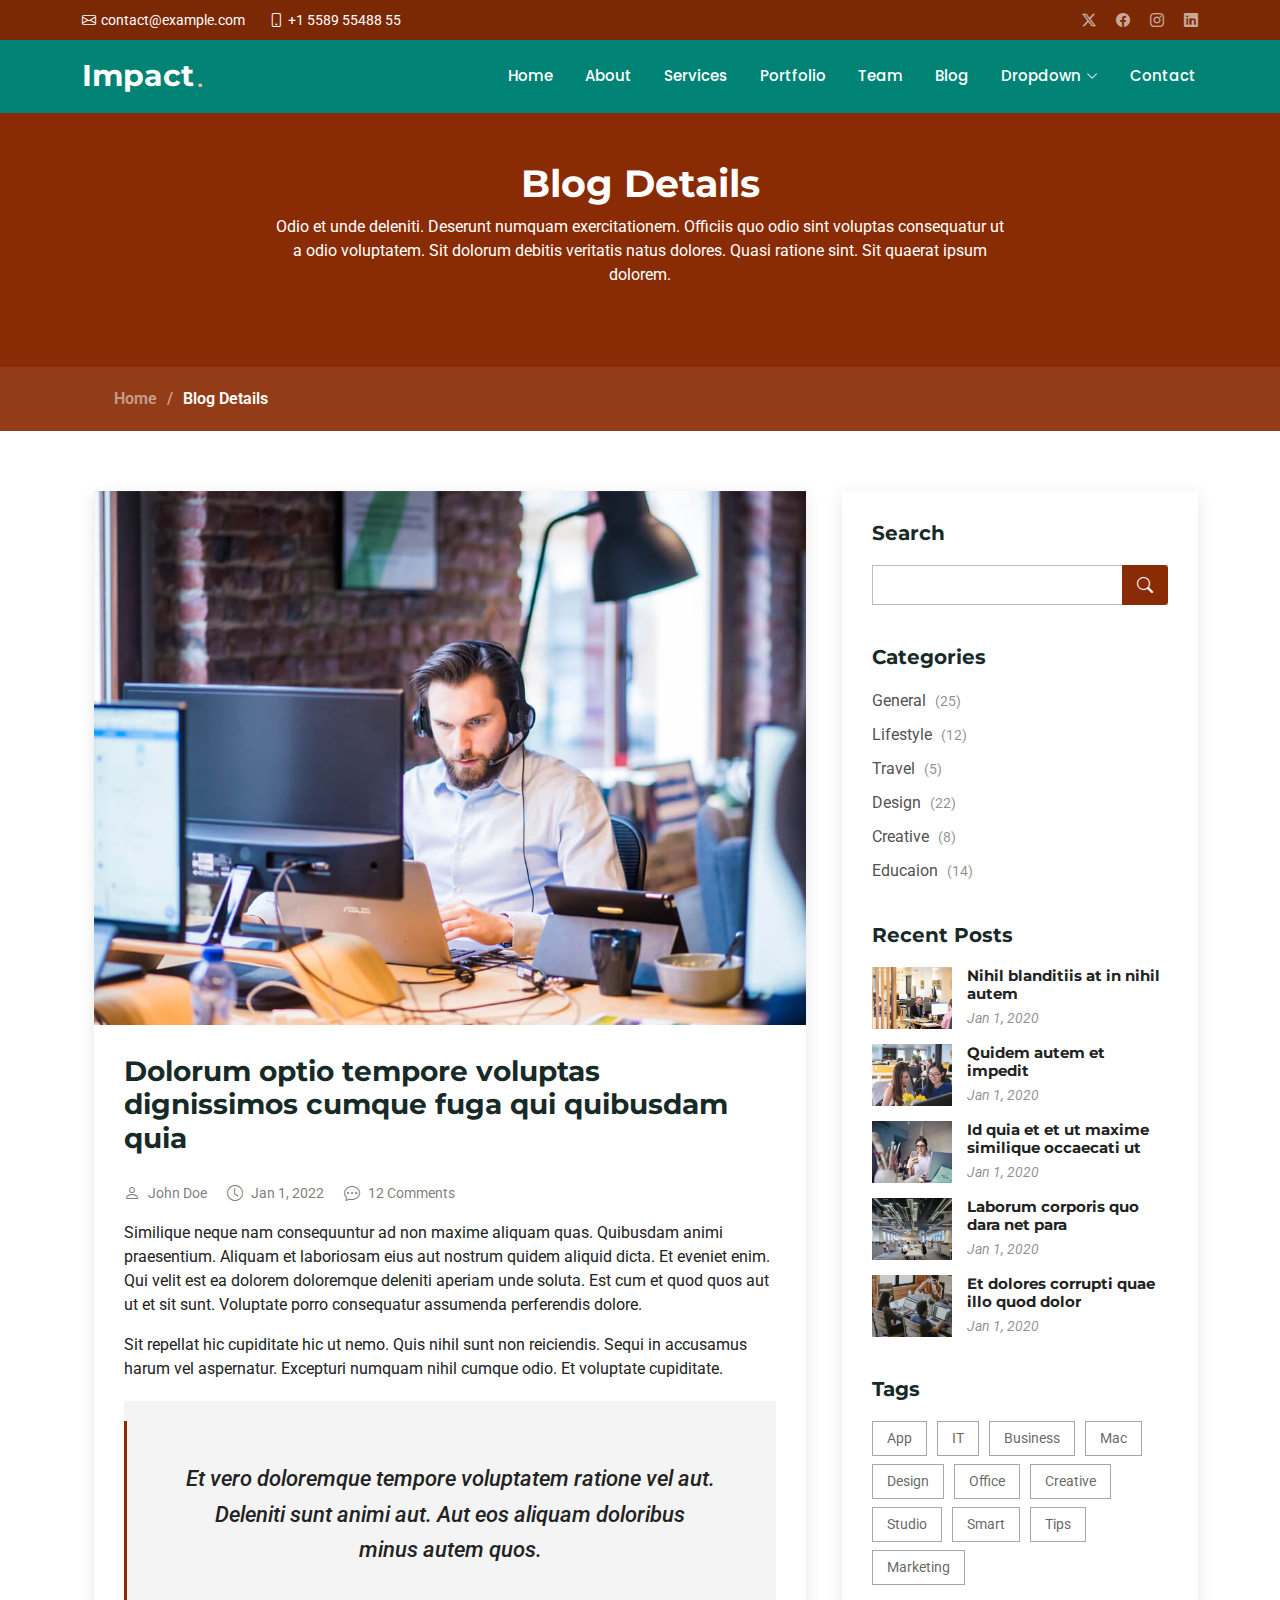
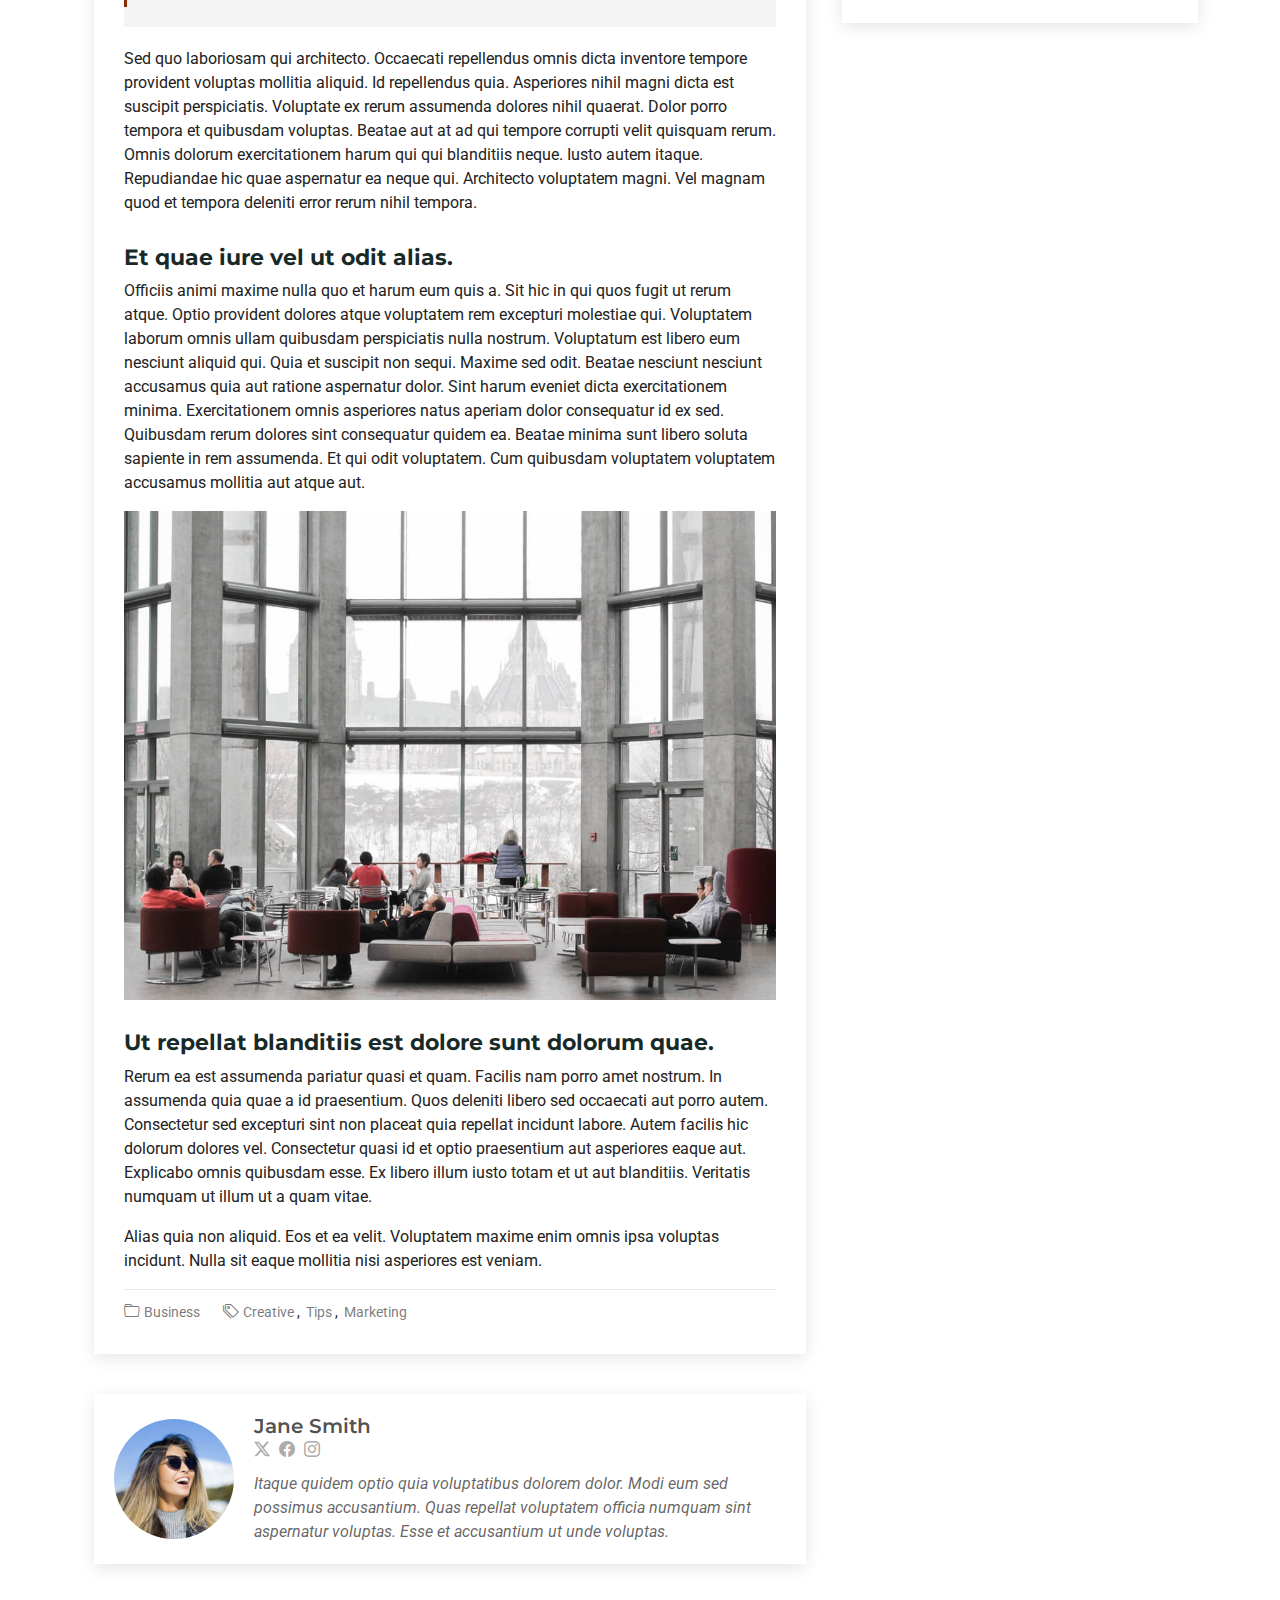
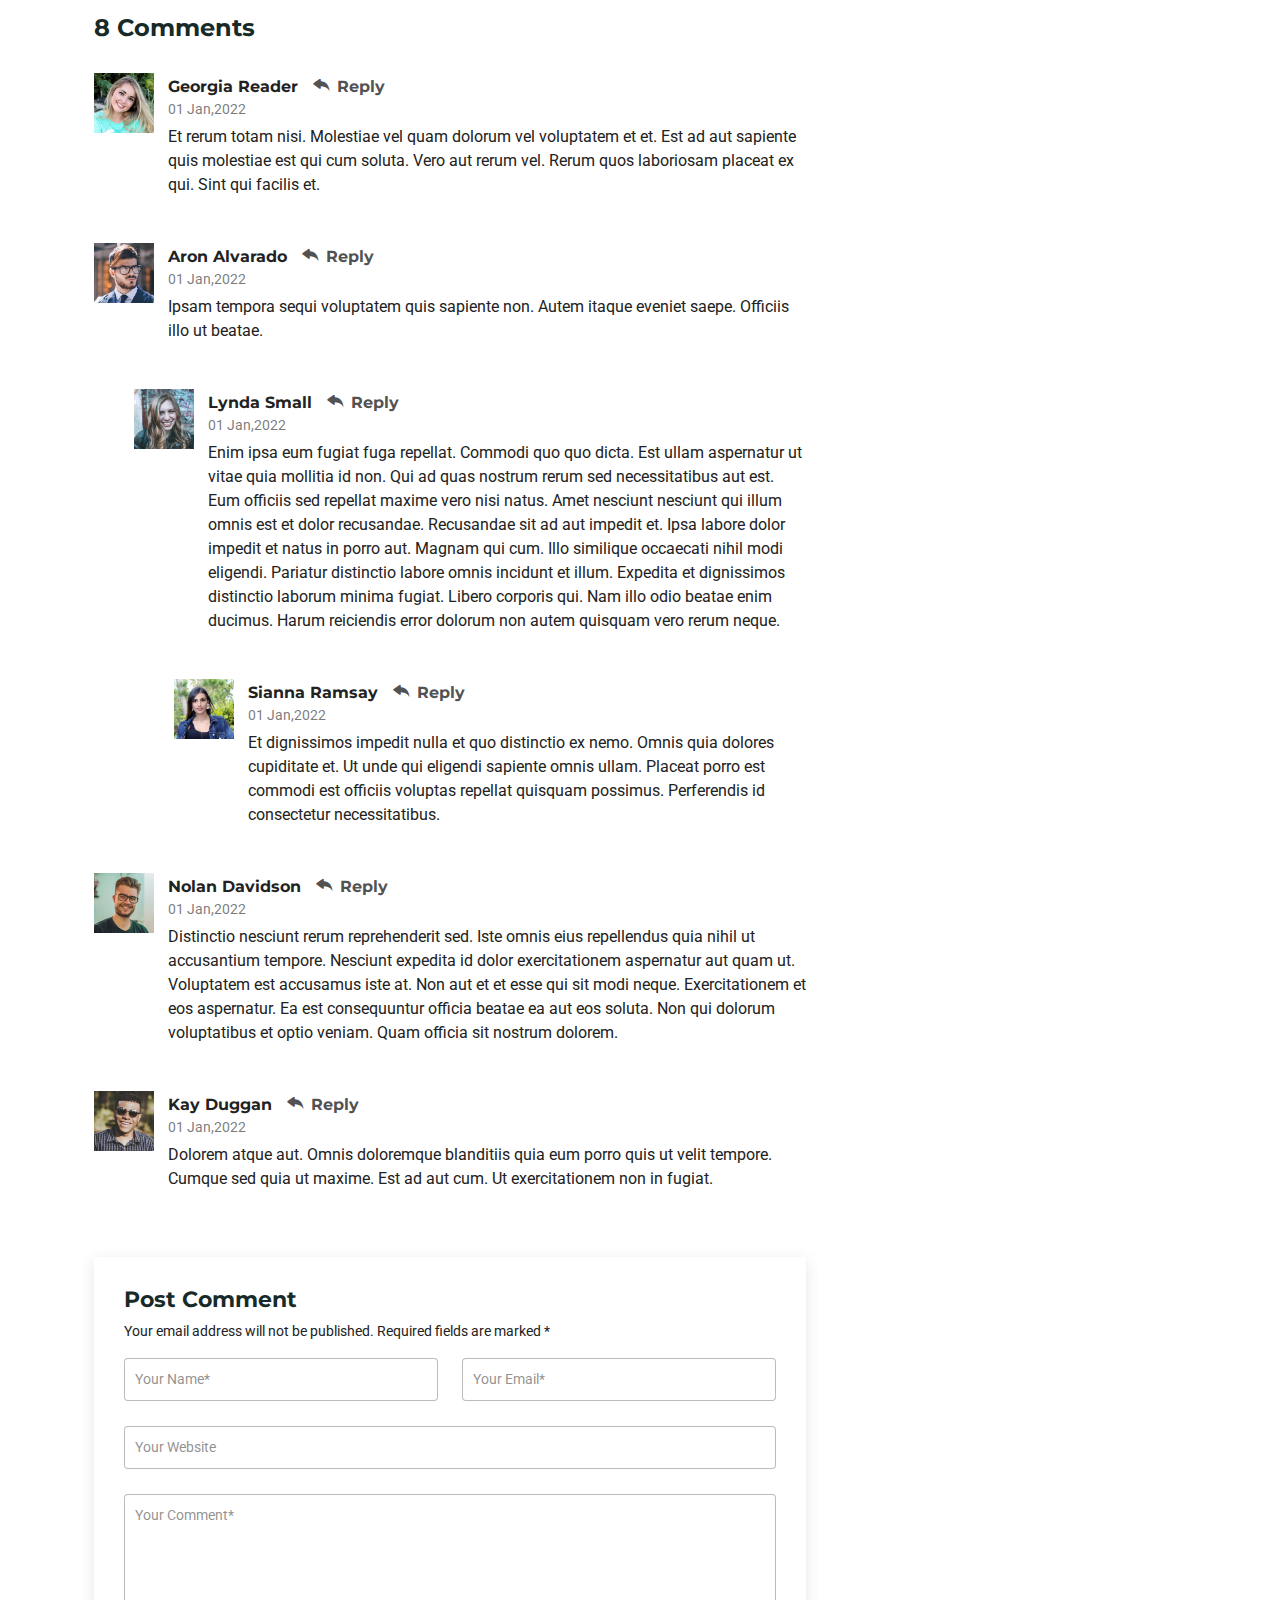
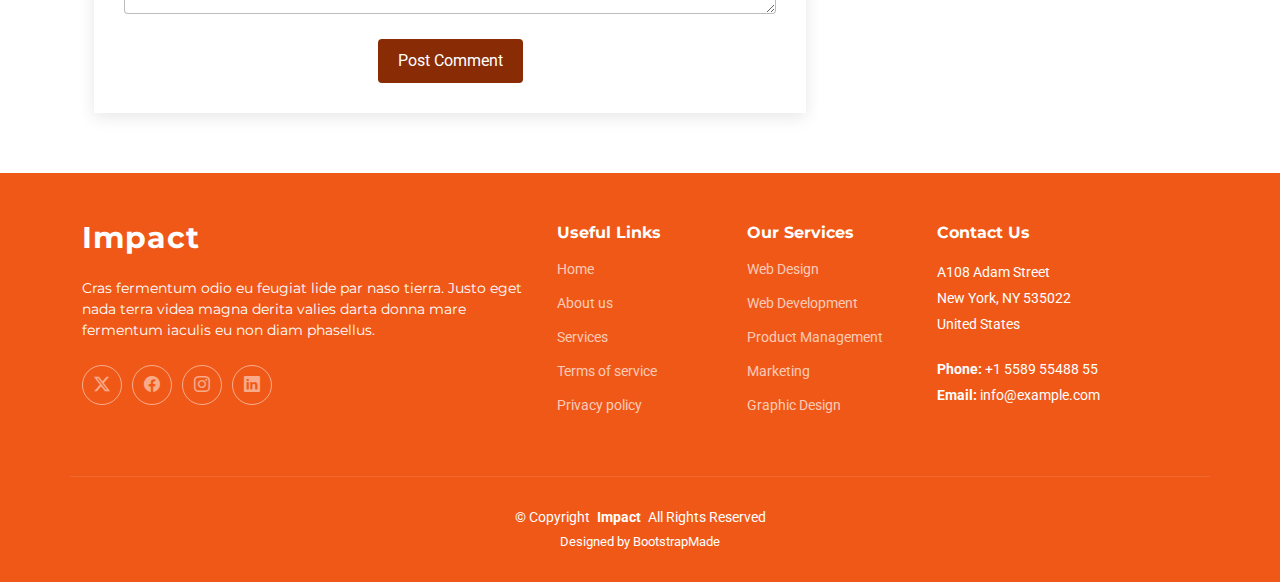
<file: blog-details.html>
<!DOCTYPE html>
<html lang="en">

<head>
  <meta charset="utf-8">
  <meta content="width=device-width, initial-scale=1.0" name="viewport">
  <title>Blog Details - Impact Bootstrap Template</title>
  <meta name="description" content="">
  <meta name="keywords" content="">

  <!-- Favicons -->
  <link href="assets/img/favicon.png" rel="icon">
  <link href="assets/img/apple-touch-icon.png" rel="apple-touch-icon">

  <!-- Fonts -->
  <link href="https://fonts.googleapis.com" rel="preconnect">
  <link href="https://fonts.gstatic.com" rel="preconnect" crossorigin>
  <link href="https://fonts.googleapis.com/css2?family=Roboto:ital,wght@0,100;0,300;0,400;0,500;0,700;0,900;1,100;1,300;1,400;1,500;1,700;1,900&family=Montserrat:ital,wght@0,100;0,200;0,300;0,400;0,500;0,600;0,700;0,800;0,900;1,100;1,200;1,300;1,400;1,500;1,600;1,700;1,800;1,900&family=Poppins:ital,wght@0,100;0,200;0,300;0,400;0,500;0,600;0,700;0,800;0,900;1,100;1,200;1,300;1,400;1,500;1,600;1,700;1,800;1,900&display=swap" rel="stylesheet">

  <!-- Vendor CSS Files -->
  <link href="assets/vendor/bootstrap/css/bootstrap.min.css" rel="stylesheet">
  <link href="assets/vendor/bootstrap-icons/bootstrap-icons.css" rel="stylesheet">
  <link href="assets/vendor/aos/aos.css" rel="stylesheet">
  <link href="assets/vendor/glightbox/css/glightbox.min.css" rel="stylesheet">
  <link href="assets/vendor/swiper/swiper-bundle.min.css" rel="stylesheet">

  <!-- Main CSS File -->
  <link href="assets/css/main.css" rel="stylesheet">

  <!-- =======================================================
  * Template Name: Impact
  * Template URL: https://bootstrapmade.com/impact-bootstrap-business-website-template/
  * Updated: Aug 07 2024 with Bootstrap v5.3.3
  * Author: BootstrapMade.com
  * License: https://bootstrapmade.com/license/
  ======================================================== -->
</head>

<body class="blog-details-page">

  <header id="header" class="header fixed-top">

    <div class="topbar d-flex align-items-center">
      <div class="container d-flex justify-content-center justify-content-md-between">
        <div class="contact-info d-flex align-items-center">
          <i class="bi bi-envelope d-flex align-items-center"><a href="mailto:contact@example.com">contact@example.com</a></i>
          <i class="bi bi-phone d-flex align-items-center ms-4"><span>+1 5589 55488 55</span></i>
        </div>
        <div class="social-links d-none d-md-flex align-items-center">
          <a href="#" class="twitter"><i class="bi bi-twitter-x"></i></a>
          <a href="#" class="facebook"><i class="bi bi-facebook"></i></a>
          <a href="#" class="instagram"><i class="bi bi-instagram"></i></a>
          <a href="#" class="linkedin"><i class="bi bi-linkedin"></i></a>
        </div>
      </div>
    </div><!-- End Top Bar -->

    <div class="branding d-flex align-items-cente">

      <div class="container position-relative d-flex align-items-center justify-content-between">
        <a href="index.html" class="logo d-flex align-items-center">
          <!-- Uncomment the line below if you also wish to use an image logo -->
          <!-- <img src="assets/img/logo.png" alt=""> -->
          <h1 class="sitename">Impact</h1>
          <span>.</span>
        </a>

        <nav id="navmenu" class="navmenu">
          <ul>
            <li><a href="#hero">Home<br></a></li>
            <li><a href="#about">About</a></li>
            <li><a href="#services">Services</a></li>
            <li><a href="#portfolio">Portfolio</a></li>
            <li><a href="#team">Team</a></li>
            <li><a href="blog.html">Blog</a></li>
            <li class="dropdown"><a href="#"><span>Dropdown</span> <i class="bi bi-chevron-down toggle-dropdown"></i></a>
              <ul>
                <li><a href="#">Dropdown 1</a></li>
                <li class="dropdown"><a href="#"><span>Deep Dropdown</span> <i class="bi bi-chevron-down toggle-dropdown"></i></a>
                  <ul>
                    <li><a href="#">Deep Dropdown 1</a></li>
                    <li><a href="#">Deep Dropdown 2</a></li>
                    <li><a href="#">Deep Dropdown 3</a></li>
                    <li><a href="#">Deep Dropdown 4</a></li>
                    <li><a href="#">Deep Dropdown 5</a></li>
                  </ul>
                </li>
                <li><a href="#">Dropdown 2</a></li>
                <li><a href="#">Dropdown 3</a></li>
                <li><a href="#">Dropdown 4</a></li>
              </ul>
            </li>
            <li><a href="#contact">Contact</a></li>
          </ul>
          <i class="mobile-nav-toggle d-xl-none bi bi-list"></i>
        </nav>

      </div>

    </div>

  </header>

  <main class="main">

    <!-- Page Title -->
    <div class="page-title">
      <div class="heading">
        <div class="container">
          <div class="row d-flex justify-content-center text-center">
            <div class="col-lg-8">
              <h1>Blog Details</h1>
              <p class="mb-0">Odio et unde deleniti. Deserunt numquam exercitationem. Officiis quo odio sint voluptas consequatur ut a odio voluptatem. Sit dolorum debitis veritatis natus dolores. Quasi ratione sint. Sit quaerat ipsum dolorem.</p>
            </div>
          </div>
        </div>
      </div>
      <nav class="breadcrumbs">
        <div class="container">
          <ol>
            <li><a href="index.html">Home</a></li>
            <li class="current">Blog Details</li>
          </ol>
        </div>
      </nav>
    </div><!-- End Page Title -->

    <div class="container">
      <div class="row">

        <div class="col-lg-8">

          <!-- Blog Details Section -->
          <section id="blog-details" class="blog-details section">
            <div class="container">

              <article class="article">

                <div class="post-img">
                  <img src="assets/img/blog/blog-1.jpg" alt="" class="img-fluid">
                </div>

                <h2 class="title">Dolorum optio tempore voluptas dignissimos cumque fuga qui quibusdam quia</h2>

                <div class="meta-top">
                  <ul>
                    <li class="d-flex align-items-center"><i class="bi bi-person"></i> <a href="blog-details.html">John Doe</a></li>
                    <li class="d-flex align-items-center"><i class="bi bi-clock"></i> <a href="blog-details.html"><time datetime="2020-01-01">Jan 1, 2022</time></a></li>
                    <li class="d-flex align-items-center"><i class="bi bi-chat-dots"></i> <a href="blog-details.html">12 Comments</a></li>
                  </ul>
                </div><!-- End meta top -->

                <div class="content">
                  <p>
                    Similique neque nam consequuntur ad non maxime aliquam quas. Quibusdam animi praesentium. Aliquam et laboriosam eius aut nostrum quidem aliquid dicta.
                    Et eveniet enim. Qui velit est ea dolorem doloremque deleniti aperiam unde soluta. Est cum et quod quos aut ut et sit sunt. Voluptate porro consequatur assumenda perferendis dolore.
                  </p>

                  <p>
                    Sit repellat hic cupiditate hic ut nemo. Quis nihil sunt non reiciendis. Sequi in accusamus harum vel aspernatur. Excepturi numquam nihil cumque odio. Et voluptate cupiditate.
                  </p>

                  <blockquote>
                    <p>
                      Et vero doloremque tempore voluptatem ratione vel aut. Deleniti sunt animi aut. Aut eos aliquam doloribus minus autem quos.
                    </p>
                  </blockquote>

                  <p>
                    Sed quo laboriosam qui architecto. Occaecati repellendus omnis dicta inventore tempore provident voluptas mollitia aliquid. Id repellendus quia. Asperiores nihil magni dicta est suscipit perspiciatis. Voluptate ex rerum assumenda dolores nihil quaerat.
                    Dolor porro tempora et quibusdam voluptas. Beatae aut at ad qui tempore corrupti velit quisquam rerum. Omnis dolorum exercitationem harum qui qui blanditiis neque.
                    Iusto autem itaque. Repudiandae hic quae aspernatur ea neque qui. Architecto voluptatem magni. Vel magnam quod et tempora deleniti error rerum nihil tempora.
                  </p>

                  <h3>Et quae iure vel ut odit alias.</h3>
                  <p>
                    Officiis animi maxime nulla quo et harum eum quis a. Sit hic in qui quos fugit ut rerum atque. Optio provident dolores atque voluptatem rem excepturi molestiae qui. Voluptatem laborum omnis ullam quibusdam perspiciatis nulla nostrum. Voluptatum est libero eum nesciunt aliquid qui.
                    Quia et suscipit non sequi. Maxime sed odit. Beatae nesciunt nesciunt accusamus quia aut ratione aspernatur dolor. Sint harum eveniet dicta exercitationem minima. Exercitationem omnis asperiores natus aperiam dolor consequatur id ex sed. Quibusdam rerum dolores sint consequatur quidem ea.
                    Beatae minima sunt libero soluta sapiente in rem assumenda. Et qui odit voluptatem. Cum quibusdam voluptatem voluptatem accusamus mollitia aut atque aut.
                  </p>
                  <img src="assets/img/blog/blog-inside-post.jpg" class="img-fluid" alt="">

                  <h3>Ut repellat blanditiis est dolore sunt dolorum quae.</h3>
                  <p>
                    Rerum ea est assumenda pariatur quasi et quam. Facilis nam porro amet nostrum. In assumenda quia quae a id praesentium. Quos deleniti libero sed occaecati aut porro autem. Consectetur sed excepturi sint non placeat quia repellat incidunt labore. Autem facilis hic dolorum dolores vel.
                    Consectetur quasi id et optio praesentium aut asperiores eaque aut. Explicabo omnis quibusdam esse. Ex libero illum iusto totam et ut aut blanditiis. Veritatis numquam ut illum ut a quam vitae.
                  </p>
                  <p>
                    Alias quia non aliquid. Eos et ea velit. Voluptatem maxime enim omnis ipsa voluptas incidunt. Nulla sit eaque mollitia nisi asperiores est veniam.
                  </p>

                </div><!-- End post content -->

                <div class="meta-bottom">
                  <i class="bi bi-folder"></i>
                  <ul class="cats">
                    <li><a href="#">Business</a></li>
                  </ul>

                  <i class="bi bi-tags"></i>
                  <ul class="tags">
                    <li><a href="#">Creative</a></li>
                    <li><a href="#">Tips</a></li>
                    <li><a href="#">Marketing</a></li>
                  </ul>
                </div><!-- End meta bottom -->

              </article>

            </div>
          </section><!-- /Blog Details Section -->

          <!-- Blog Author Section -->
          <section id="blog-author" class="blog-author section">

            <div class="container">
              <div class="author-container d-flex align-items-center">
                <img src="assets/img/blog/blog-author.jpg" class="rounded-circle flex-shrink-0" alt="">
                <div>
                  <h4>Jane Smith</h4>
                  <div class="social-links">
                    <a href="https://x.com/#"><i class="bi bi-twitter-x"></i></a>
                    <a href="https://facebook.com/#"><i class="bi bi-facebook"></i></a>
                    <a href="https://instagram.com/#"><i class="biu bi-instagram"></i></a>
                  </div>
                  <p>
                    Itaque quidem optio quia voluptatibus dolorem dolor. Modi eum sed possimus accusantium. Quas repellat voluptatem officia numquam sint aspernatur voluptas. Esse et accusantium ut unde voluptas.
                  </p>
                </div>
              </div>
            </div>

          </section><!-- /Blog Author Section -->

          <!-- Blog Comments Section -->
          <section id="blog-comments" class="blog-comments section">

            <div class="container">

              <h4 class="comments-count">8 Comments</h4>

              <div id="comment-1" class="comment">
                <div class="d-flex">
                  <div class="comment-img"><img src="assets/img/blog/comments-1.jpg" alt=""></div>
                  <div>
                    <h5><a href="">Georgia Reader</a> <a href="#" class="reply"><i class="bi bi-reply-fill"></i> Reply</a></h5>
                    <time datetime="2020-01-01">01 Jan,2022</time>
                    <p>
                      Et rerum totam nisi. Molestiae vel quam dolorum vel voluptatem et et. Est ad aut sapiente quis molestiae est qui cum soluta.
                      Vero aut rerum vel. Rerum quos laboriosam placeat ex qui. Sint qui facilis et.
                    </p>
                  </div>
                </div>
              </div><!-- End comment #1 -->

              <div id="comment-2" class="comment">
                <div class="d-flex">
                  <div class="comment-img"><img src="assets/img/blog/comments-2.jpg" alt=""></div>
                  <div>
                    <h5><a href="">Aron Alvarado</a> <a href="#" class="reply"><i class="bi bi-reply-fill"></i> Reply</a></h5>
                    <time datetime="2020-01-01">01 Jan,2022</time>
                    <p>
                      Ipsam tempora sequi voluptatem quis sapiente non. Autem itaque eveniet saepe. Officiis illo ut beatae.
                    </p>
                  </div>
                </div>

                <div id="comment-reply-1" class="comment comment-reply">
                  <div class="d-flex">
                    <div class="comment-img"><img src="assets/img/blog/comments-3.jpg" alt=""></div>
                    <div>
                      <h5><a href="">Lynda Small</a> <a href="#" class="reply"><i class="bi bi-reply-fill"></i> Reply</a></h5>
                      <time datetime="2020-01-01">01 Jan,2022</time>
                      <p>
                        Enim ipsa eum fugiat fuga repellat. Commodi quo quo dicta. Est ullam aspernatur ut vitae quia mollitia id non. Qui ad quas nostrum rerum sed necessitatibus aut est. Eum officiis sed repellat maxime vero nisi natus. Amet nesciunt nesciunt qui illum omnis est et dolor recusandae.

                        Recusandae sit ad aut impedit et. Ipsa labore dolor impedit et natus in porro aut. Magnam qui cum. Illo similique occaecati nihil modi eligendi. Pariatur distinctio labore omnis incidunt et illum. Expedita et dignissimos distinctio laborum minima fugiat.

                        Libero corporis qui. Nam illo odio beatae enim ducimus. Harum reiciendis error dolorum non autem quisquam vero rerum neque.
                      </p>
                    </div>
                  </div>

                  <div id="comment-reply-2" class="comment comment-reply">
                    <div class="d-flex">
                      <div class="comment-img"><img src="assets/img/blog/comments-4.jpg" alt=""></div>
                      <div>
                        <h5><a href="">Sianna Ramsay</a> <a href="#" class="reply"><i class="bi bi-reply-fill"></i> Reply</a></h5>
                        <time datetime="2020-01-01">01 Jan,2022</time>
                        <p>
                          Et dignissimos impedit nulla et quo distinctio ex nemo. Omnis quia dolores cupiditate et. Ut unde qui eligendi sapiente omnis ullam. Placeat porro est commodi est officiis voluptas repellat quisquam possimus. Perferendis id consectetur necessitatibus.
                        </p>
                      </div>
                    </div>

                  </div><!-- End comment reply #2-->

                </div><!-- End comment reply #1-->

              </div><!-- End comment #2-->

              <div id="comment-3" class="comment">
                <div class="d-flex">
                  <div class="comment-img"><img src="assets/img/blog/comments-5.jpg" alt=""></div>
                  <div>
                    <h5><a href="">Nolan Davidson</a> <a href="#" class="reply"><i class="bi bi-reply-fill"></i> Reply</a></h5>
                    <time datetime="2020-01-01">01 Jan,2022</time>
                    <p>
                      Distinctio nesciunt rerum reprehenderit sed. Iste omnis eius repellendus quia nihil ut accusantium tempore. Nesciunt expedita id dolor exercitationem aspernatur aut quam ut. Voluptatem est accusamus iste at.
                      Non aut et et esse qui sit modi neque. Exercitationem et eos aspernatur. Ea est consequuntur officia beatae ea aut eos soluta. Non qui dolorum voluptatibus et optio veniam. Quam officia sit nostrum dolorem.
                    </p>
                  </div>
                </div>

              </div><!-- End comment #3 -->

              <div id="comment-4" class="comment">
                <div class="d-flex">
                  <div class="comment-img"><img src="assets/img/blog/comments-6.jpg" alt=""></div>
                  <div>
                    <h5><a href="">Kay Duggan</a> <a href="#" class="reply"><i class="bi bi-reply-fill"></i> Reply</a></h5>
                    <time datetime="2020-01-01">01 Jan,2022</time>
                    <p>
                      Dolorem atque aut. Omnis doloremque blanditiis quia eum porro quis ut velit tempore. Cumque sed quia ut maxime. Est ad aut cum. Ut exercitationem non in fugiat.
                    </p>
                  </div>
                </div>

              </div><!-- End comment #4 -->

            </div>

          </section><!-- /Blog Comments Section -->

          <!-- Comment Form Section -->
          <section id="comment-form" class="comment-form section">
            <div class="container">

              <form action="">

                <h4>Post Comment</h4>
                <p>Your email address will not be published. Required fields are marked * </p>
                <div class="row">
                  <div class="col-md-6 form-group">
                    <input name="name" type="text" class="form-control" placeholder="Your Name*">
                  </div>
                  <div class="col-md-6 form-group">
                    <input name="email" type="text" class="form-control" placeholder="Your Email*">
                  </div>
                </div>
                <div class="row">
                  <div class="col form-group">
                    <input name="website" type="text" class="form-control" placeholder="Your Website">
                  </div>
                </div>
                <div class="row">
                  <div class="col form-group">
                    <textarea name="comment" class="form-control" placeholder="Your Comment*"></textarea>
                  </div>
                </div>

                <div class="text-center">
                  <button type="submit" class="btn btn-primary">Post Comment</button>
                </div>

              </form>

            </div>
          </section><!-- /Comment Form Section -->

        </div>

        <div class="col-lg-4 sidebar">

          <div class="widgets-container">

            <!-- Search Widget -->
            <div class="search-widget widget-item">

              <h3 class="widget-title">Search</h3>
              <form action="">
                <input type="text">
                <button type="submit" title="Search"><i class="bi bi-search"></i></button>
              </form>

            </div><!--/Search Widget -->

            <!-- Categories Widget -->
            <div class="categories-widget widget-item">

              <h3 class="widget-title">Categories</h3>
              <ul class="mt-3">
                <li><a href="#">General <span>(25)</span></a></li>
                <li><a href="#">Lifestyle <span>(12)</span></a></li>
                <li><a href="#">Travel <span>(5)</span></a></li>
                <li><a href="#">Design <span>(22)</span></a></li>
                <li><a href="#">Creative <span>(8)</span></a></li>
                <li><a href="#">Educaion <span>(14)</span></a></li>
              </ul>

            </div><!--/Categories Widget -->

            <!-- Recent Posts Widget -->
            <div class="recent-posts-widget widget-item">

              <h3 class="widget-title">Recent Posts</h3>

              <div class="post-item">
                <img src="assets/img/blog/blog-recent-1.jpg" alt="" class="flex-shrink-0">
                <div>
                  <h4><a href="blog-details.html">Nihil blanditiis at in nihil autem</a></h4>
                  <time datetime="2020-01-01">Jan 1, 2020</time>
                </div>
              </div><!-- End recent post item-->

              <div class="post-item">
                <img src="assets/img/blog/blog-recent-2.jpg" alt="" class="flex-shrink-0">
                <div>
                  <h4><a href="blog-details.html">Quidem autem et impedit</a></h4>
                  <time datetime="2020-01-01">Jan 1, 2020</time>
                </div>
              </div><!-- End recent post item-->

              <div class="post-item">
                <img src="assets/img/blog/blog-recent-3.jpg" alt="" class="flex-shrink-0">
                <div>
                  <h4><a href="blog-details.html">Id quia et et ut maxime similique occaecati ut</a></h4>
                  <time datetime="2020-01-01">Jan 1, 2020</time>
                </div>
              </div><!-- End recent post item-->

              <div class="post-item">
                <img src="assets/img/blog/blog-recent-4.jpg" alt="" class="flex-shrink-0">
                <div>
                  <h4><a href="blog-details.html">Laborum corporis quo dara net para</a></h4>
                  <time datetime="2020-01-01">Jan 1, 2020</time>
                </div>
              </div><!-- End recent post item-->

              <div class="post-item">
                <img src="assets/img/blog/blog-recent-5.jpg" alt="" class="flex-shrink-0">
                <div>
                  <h4><a href="blog-details.html">Et dolores corrupti quae illo quod dolor</a></h4>
                  <time datetime="2020-01-01">Jan 1, 2020</time>
                </div>
              </div><!-- End recent post item-->

            </div><!--/Recent Posts Widget -->

            <!-- Tags Widget -->
            <div class="tags-widget widget-item">

              <h3 class="widget-title">Tags</h3>
              <ul>
                <li><a href="#">App</a></li>
                <li><a href="#">IT</a></li>
                <li><a href="#">Business</a></li>
                <li><a href="#">Mac</a></li>
                <li><a href="#">Design</a></li>
                <li><a href="#">Office</a></li>
                <li><a href="#">Creative</a></li>
                <li><a href="#">Studio</a></li>
                <li><a href="#">Smart</a></li>
                <li><a href="#">Tips</a></li>
                <li><a href="#">Marketing</a></li>
              </ul>

            </div><!--/Tags Widget -->

          </div>

        </div>

      </div>
    </div>

  </main>

  <footer id="footer" class="footer accent-background">

    <div class="container footer-top">
      <div class="row gy-4">
        <div class="col-lg-5 col-md-12 footer-about">
          <a href="index.html" class="logo d-flex align-items-center">
            <span class="sitename">Impact</span>
          </a>
          <p>Cras fermentum odio eu feugiat lide par naso tierra. Justo eget nada terra videa magna derita valies darta donna mare fermentum iaculis eu non diam phasellus.</p>
          <div class="social-links d-flex mt-4">
            <a href=""><i class="bi bi-twitter-x"></i></a>
            <a href=""><i class="bi bi-facebook"></i></a>
            <a href=""><i class="bi bi-instagram"></i></a>
            <a href=""><i class="bi bi-linkedin"></i></a>
          </div>
        </div>

        <div class="col-lg-2 col-6 footer-links">
          <h4>Useful Links</h4>
          <ul>
            <li><a href="#">Home</a></li>
            <li><a href="#">About us</a></li>
            <li><a href="#">Services</a></li>
            <li><a href="#">Terms of service</a></li>
            <li><a href="#">Privacy policy</a></li>
          </ul>
        </div>

        <div class="col-lg-2 col-6 footer-links">
          <h4>Our Services</h4>
          <ul>
            <li><a href="#">Web Design</a></li>
            <li><a href="#">Web Development</a></li>
            <li><a href="#">Product Management</a></li>
            <li><a href="#">Marketing</a></li>
            <li><a href="#">Graphic Design</a></li>
          </ul>
        </div>

        <div class="col-lg-3 col-md-12 footer-contact text-center text-md-start">
          <h4>Contact Us</h4>
          <p>A108 Adam Street</p>
          <p>New York, NY 535022</p>
          <p>United States</p>
          <p class="mt-4"><strong>Phone:</strong> <span>+1 5589 55488 55</span></p>
          <p><strong>Email:</strong> <span>info@example.com</span></p>
        </div>

      </div>
    </div>

    <div class="container copyright text-center mt-4">
      <p>© <span>Copyright</span> <strong class="px-1 sitename">Impact</strong> <span>All Rights Reserved</span></p>
      <div class="credits">
        <!-- All the links in the footer should remain intact. -->
        <!-- You can delete the links only if you've purchased the pro version. -->
        <!-- Licensing information: https://bootstrapmade.com/license/ -->
        <!-- Purchase the pro version with working PHP/AJAX contact form: [buy-url] -->
        Designed by <a href="https://bootstrapmade.com/">BootstrapMade</a>
      </div>
    </div>

  </footer>

  <!-- Scroll Top -->
  <a href="#" id="scroll-top" class="scroll-top d-flex align-items-center justify-content-center"><i class="bi bi-arrow-up-short"></i></a>

  <!-- Preloader -->
  <div id="preloader"></div>

  <!-- Vendor JS Files -->
  <script src="assets/vendor/bootstrap/js/bootstrap.bundle.min.js"></script>
  <script src="assets/vendor/php-email-form/validate.js"></script>
  <script src="assets/vendor/aos/aos.js"></script>
  <script src="assets/vendor/glightbox/js/glightbox.min.js"></script>
  <script src="assets/vendor/swiper/swiper-bundle.min.js"></script>
  <script src="assets/vendor/purecounter/purecounter_vanilla.js"></script>
  <script src="assets/vendor/imagesloaded/imagesloaded.pkgd.min.js"></script>
  <script src="assets/vendor/isotope-layout/isotope.pkgd.min.js"></script>

  <!-- Main JS File -->
  <script src="assets/js/main.js"></script>

</body>

</html>
</file>
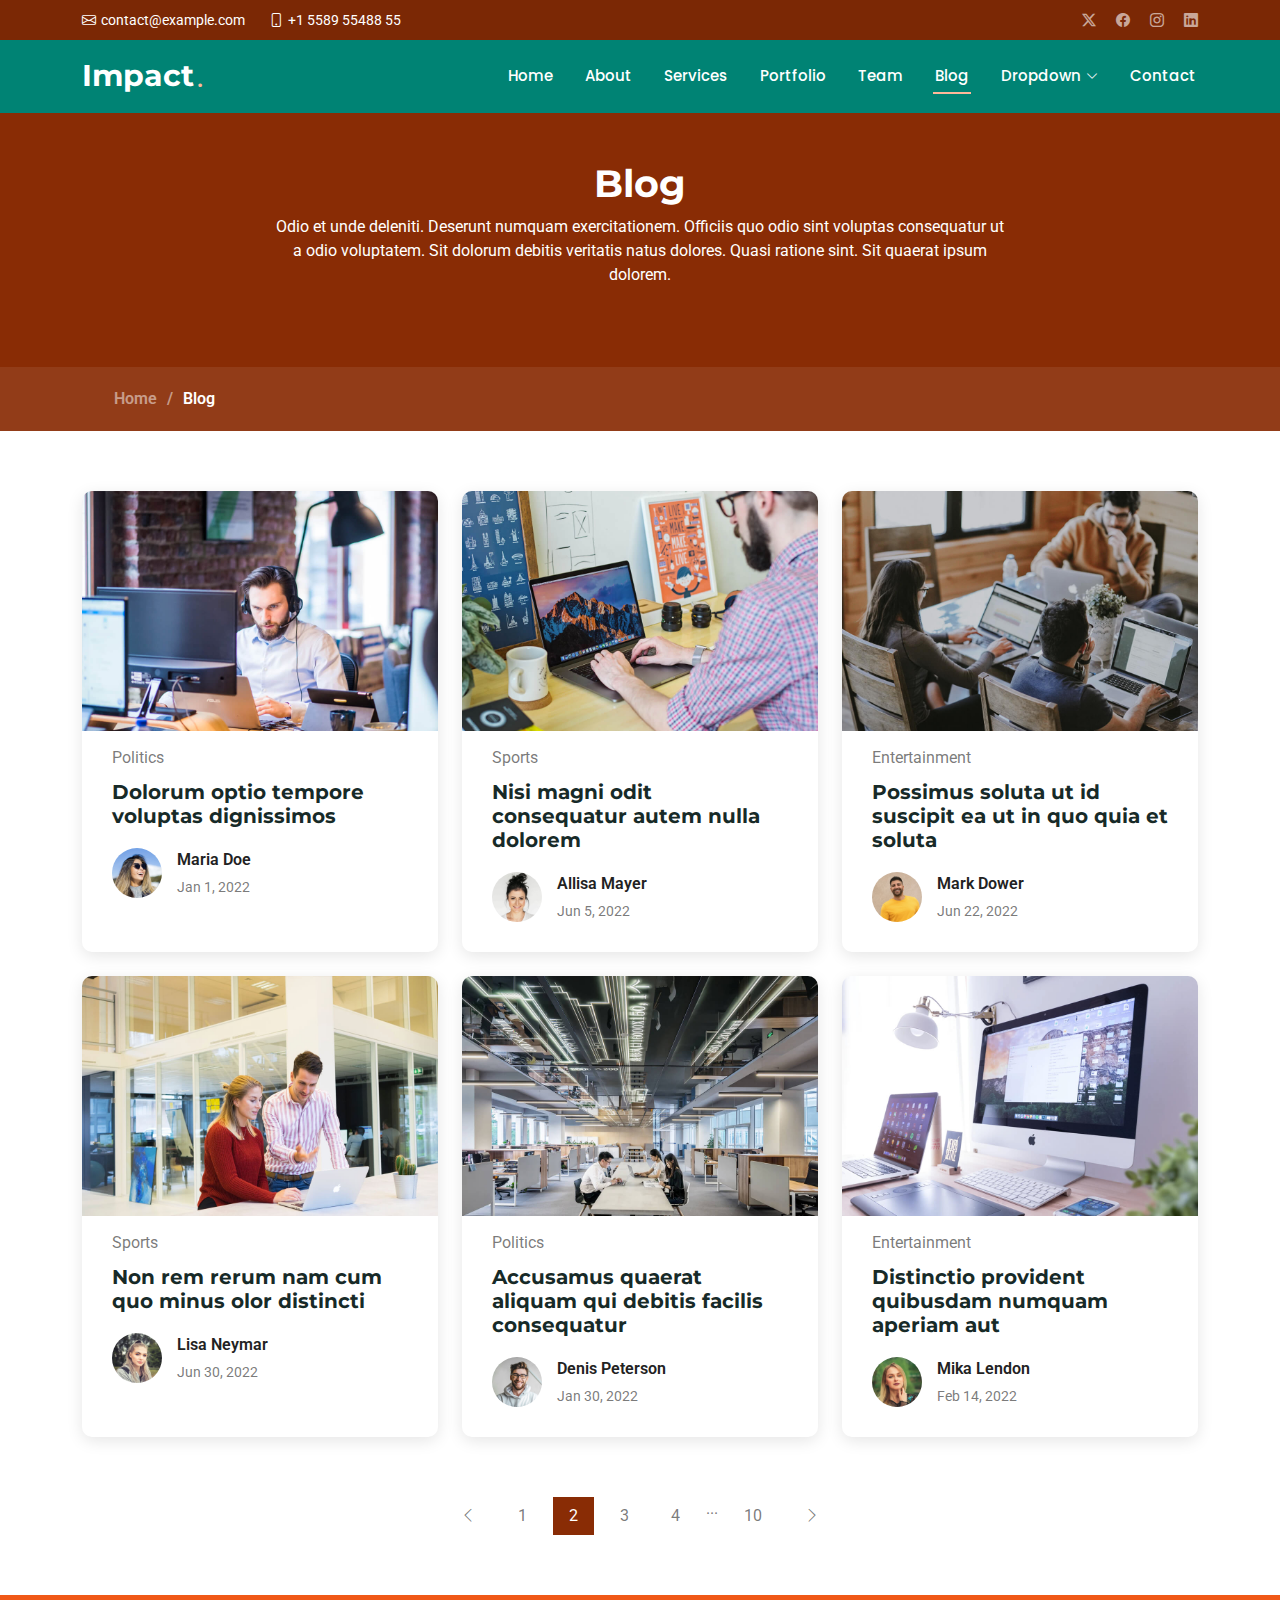
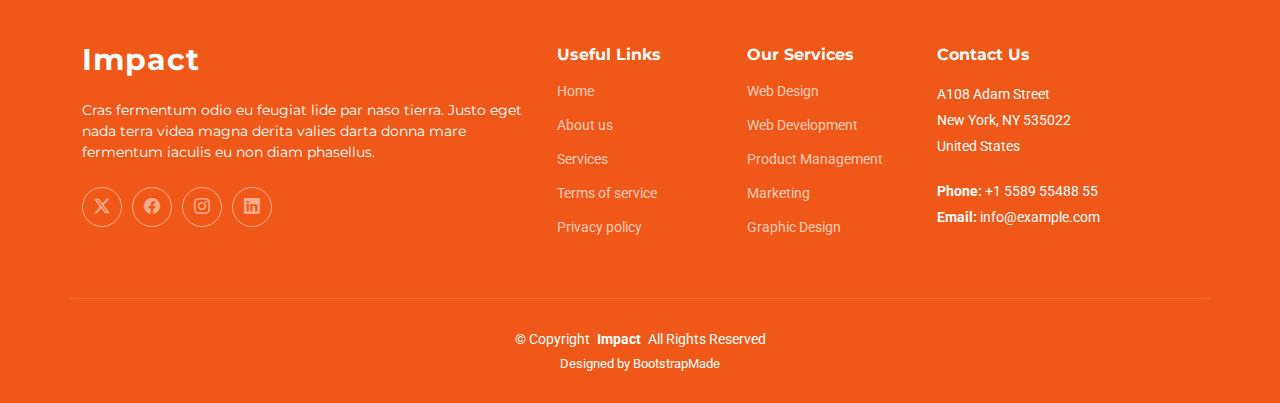
<file: blog.html>
<!DOCTYPE html>
<html lang="en">

<head>
  <meta charset="utf-8">
  <meta content="width=device-width, initial-scale=1.0" name="viewport">
  <title>Blog - Impact Bootstrap Template</title>
  <meta name="description" content="">
  <meta name="keywords" content="">

  <!-- Favicons -->
  <link href="assets/img/favicon.png" rel="icon">
  <link href="assets/img/apple-touch-icon.png" rel="apple-touch-icon">

  <!-- Fonts -->
  <link href="https://fonts.googleapis.com" rel="preconnect">
  <link href="https://fonts.gstatic.com" rel="preconnect" crossorigin>
  <link href="https://fonts.googleapis.com/css2?family=Roboto:ital,wght@0,100;0,300;0,400;0,500;0,700;0,900;1,100;1,300;1,400;1,500;1,700;1,900&family=Montserrat:ital,wght@0,100;0,200;0,300;0,400;0,500;0,600;0,700;0,800;0,900;1,100;1,200;1,300;1,400;1,500;1,600;1,700;1,800;1,900&family=Poppins:ital,wght@0,100;0,200;0,300;0,400;0,500;0,600;0,700;0,800;0,900;1,100;1,200;1,300;1,400;1,500;1,600;1,700;1,800;1,900&display=swap" rel="stylesheet">

  <!-- Vendor CSS Files -->
  <link href="assets/vendor/bootstrap/css/bootstrap.min.css" rel="stylesheet">
  <link href="assets/vendor/bootstrap-icons/bootstrap-icons.css" rel="stylesheet">
  <link href="assets/vendor/aos/aos.css" rel="stylesheet">
  <link href="assets/vendor/glightbox/css/glightbox.min.css" rel="stylesheet">
  <link href="assets/vendor/swiper/swiper-bundle.min.css" rel="stylesheet">

  <!-- Main CSS File -->
  <link href="assets/css/main.css" rel="stylesheet">

  <!-- =======================================================
  * Template Name: Impact
  * Template URL: https://bootstrapmade.com/impact-bootstrap-business-website-template/
  * Updated: Aug 07 2024 with Bootstrap v5.3.3
  * Author: BootstrapMade.com
  * License: https://bootstrapmade.com/license/
  ======================================================== -->
</head>

<body class="blog-page">

  <header id="header" class="header fixed-top">

    <div class="topbar d-flex align-items-center">
      <div class="container d-flex justify-content-center justify-content-md-between">
        <div class="contact-info d-flex align-items-center">
          <i class="bi bi-envelope d-flex align-items-center"><a href="mailto:contact@example.com">contact@example.com</a></i>
          <i class="bi bi-phone d-flex align-items-center ms-4"><span>+1 5589 55488 55</span></i>
        </div>
        <div class="social-links d-none d-md-flex align-items-center">
          <a href="#" class="twitter"><i class="bi bi-twitter-x"></i></a>
          <a href="#" class="facebook"><i class="bi bi-facebook"></i></a>
          <a href="#" class="instagram"><i class="bi bi-instagram"></i></a>
          <a href="#" class="linkedin"><i class="bi bi-linkedin"></i></a>
        </div>
      </div>
    </div><!-- End Top Bar -->

    <div class="branding d-flex align-items-cente">

      <div class="container position-relative d-flex align-items-center justify-content-between">
        <a href="index.html" class="logo d-flex align-items-center">
          <!-- Uncomment the line below if you also wish to use an image logo -->
          <!-- <img src="assets/img/logo.png" alt=""> -->
          <h1 class="sitename">Impact</h1>
          <span>.</span>
        </a>

        <nav id="navmenu" class="navmenu">
          <ul>
            <li><a href="#hero">Home<br></a></li>
            <li><a href="#about">About</a></li>
            <li><a href="#services">Services</a></li>
            <li><a href="#portfolio">Portfolio</a></li>
            <li><a href="#team">Team</a></li>
            <li><a href="blog.html" class="active">Blog</a></li>
            <li class="dropdown"><a href="#"><span>Dropdown</span> <i class="bi bi-chevron-down toggle-dropdown"></i></a>
              <ul>
                <li><a href="#">Dropdown 1</a></li>
                <li class="dropdown"><a href="#"><span>Deep Dropdown</span> <i class="bi bi-chevron-down toggle-dropdown"></i></a>
                  <ul>
                    <li><a href="#">Deep Dropdown 1</a></li>
                    <li><a href="#">Deep Dropdown 2</a></li>
                    <li><a href="#">Deep Dropdown 3</a></li>
                    <li><a href="#">Deep Dropdown 4</a></li>
                    <li><a href="#">Deep Dropdown 5</a></li>
                  </ul>
                </li>
                <li><a href="#">Dropdown 2</a></li>
                <li><a href="#">Dropdown 3</a></li>
                <li><a href="#">Dropdown 4</a></li>
              </ul>
            </li>
            <li><a href="#contact">Contact</a></li>
          </ul>
          <i class="mobile-nav-toggle d-xl-none bi bi-list"></i>
        </nav>

      </div>

    </div>

  </header>

  <main class="main">

    <!-- Page Title -->
    <div class="page-title">
      <div class="heading">
        <div class="container">
          <div class="row d-flex justify-content-center text-center">
            <div class="col-lg-8">
              <h1>Blog</h1>
              <p class="mb-0">Odio et unde deleniti. Deserunt numquam exercitationem. Officiis quo odio sint voluptas consequatur ut a odio voluptatem. Sit dolorum debitis veritatis natus dolores. Quasi ratione sint. Sit quaerat ipsum dolorem.</p>
            </div>
          </div>
        </div>
      </div>
      <nav class="breadcrumbs">
        <div class="container">
          <ol>
            <li><a href="index.html">Home</a></li>
            <li class="current">Blog</li>
          </ol>
        </div>
      </nav>
    </div><!-- End Page Title -->

    <!-- Blog Posts Section -->
    <section id="blog-posts" class="blog-posts section">

      <div class="container">
        <div class="row gy-4">

          <div class="col-lg-4">
            <article>

              <div class="post-img">
                <img src="assets/img/blog/blog-1.jpg" alt="" class="img-fluid">
              </div>

              <p class="post-category">Politics</p>

              <h2 class="title">
                <a href="blog-details.html">Dolorum optio tempore voluptas dignissimos</a>
              </h2>

              <div class="d-flex align-items-center">
                <img src="assets/img/blog/blog-author.jpg" alt="" class="img-fluid post-author-img flex-shrink-0">
                <div class="post-meta">
                  <p class="post-author">Maria Doe</p>
                  <p class="post-date">
                    <time datetime="2022-01-01">Jan 1, 2022</time>
                  </p>
                </div>
              </div>

            </article>
          </div><!-- End post list item -->

          <div class="col-lg-4">
            <article>

              <div class="post-img">
                <img src="assets/img/blog/blog-2.jpg" alt="" class="img-fluid">
              </div>

              <p class="post-category">Sports</p>

              <h2 class="title">
                <a href="blog-details.html">Nisi magni odit consequatur autem nulla dolorem</a>
              </h2>

              <div class="d-flex align-items-center">
                <img src="assets/img/blog/blog-author-2.jpg" alt="" class="img-fluid post-author-img flex-shrink-0">
                <div class="post-meta">
                  <p class="post-author">Allisa Mayer</p>
                  <p class="post-date">
                    <time datetime="2022-01-01">Jun 5, 2022</time>
                  </p>
                </div>
              </div>

            </article>
          </div><!-- End post list item -->

          <div class="col-lg-4">
            <article>

              <div class="post-img">
                <img src="assets/img/blog/blog-3.jpg" alt="" class="img-fluid">
              </div>

              <p class="post-category">Entertainment</p>

              <h2 class="title">
                <a href="blog-details.html">Possimus soluta ut id suscipit ea ut in quo quia et soluta</a>
              </h2>

              <div class="d-flex align-items-center">
                <img src="assets/img/blog/blog-author-3.jpg" alt="" class="img-fluid post-author-img flex-shrink-0">
                <div class="post-meta">
                  <p class="post-author">Mark Dower</p>
                  <p class="post-date">
                    <time datetime="2022-01-01">Jun 22, 2022</time>
                  </p>
                </div>
              </div>

            </article>
          </div><!-- End post list item -->

          <div class="col-lg-4">
            <article>

              <div class="post-img">
                <img src="assets/img/blog/blog-4.jpg" alt="" class="img-fluid">
              </div>

              <p class="post-category">Sports</p>

              <h2 class="title">
                <a href="blog-details.html">Non rem rerum nam cum quo minus olor distincti</a>
              </h2>

              <div class="d-flex align-items-center">
                <img src="assets/img/blog/blog-author-4.jpg" alt="" class="img-fluid post-author-img flex-shrink-0">
                <div class="post-meta">
                  <p class="post-author">Lisa Neymar</p>
                  <p class="post-date">
                    <time datetime="2022-01-01">Jun 30, 2022</time>
                  </p>
                </div>
              </div>

            </article>
          </div><!-- End post list item -->

          <div class="col-lg-4">
            <article>

              <div class="post-img">
                <img src="assets/img/blog/blog-5.jpg" alt="" class="img-fluid">
              </div>

              <p class="post-category">Politics</p>

              <h2 class="title">
                <a href="blog-details.html">Accusamus quaerat aliquam qui debitis facilis consequatur</a>
              </h2>

              <div class="d-flex align-items-center">
                <img src="assets/img/blog/blog-author-5.jpg" alt="" class="img-fluid post-author-img flex-shrink-0">
                <div class="post-meta">
                  <p class="post-author">Denis Peterson</p>
                  <p class="post-date">
                    <time datetime="2022-01-01">Jan 30, 2022</time>
                  </p>
                </div>
              </div>

            </article>
          </div><!-- End post list item -->

          <div class="col-lg-4">
            <article>

              <div class="post-img">
                <img src="assets/img/blog/blog-6.jpg" alt="" class="img-fluid">
              </div>

              <p class="post-category">Entertainment</p>

              <h2 class="title">
                <a href="blog-details.html">Distinctio provident quibusdam numquam aperiam aut</a>
              </h2>

              <div class="d-flex align-items-center">
                <img src="assets/img/blog/blog-author-6.jpg" alt="" class="img-fluid post-author-img flex-shrink-0">
                <div class="post-meta">
                  <p class="post-author">Mika Lendon</p>
                  <p class="post-date">
                    <time datetime="2022-01-01">Feb 14, 2022</time>
                  </p>
                </div>
              </div>

            </article>
          </div><!-- End post list item -->

        </div>
      </div>

    </section><!-- /Blog Posts Section -->

    <!-- Blog Pagination Section -->
    <section id="blog-pagination" class="blog-pagination section">

      <div class="container">
        <div class="d-flex justify-content-center">
          <ul>
            <li><a href="#"><i class="bi bi-chevron-left"></i></a></li>
            <li><a href="#">1</a></li>
            <li><a href="#" class="active">2</a></li>
            <li><a href="#">3</a></li>
            <li><a href="#">4</a></li>
            <li>...</li>
            <li><a href="#">10</a></li>
            <li><a href="#"><i class="bi bi-chevron-right"></i></a></li>
          </ul>
        </div>
      </div>

    </section><!-- /Blog Pagination Section -->

  </main>

  <footer id="footer" class="footer accent-background">

    <div class="container footer-top">
      <div class="row gy-4">
        <div class="col-lg-5 col-md-12 footer-about">
          <a href="index.html" class="logo d-flex align-items-center">
            <span class="sitename">Impact</span>
          </a>
          <p>Cras fermentum odio eu feugiat lide par naso tierra. Justo eget nada terra videa magna derita valies darta donna mare fermentum iaculis eu non diam phasellus.</p>
          <div class="social-links d-flex mt-4">
            <a href=""><i class="bi bi-twitter-x"></i></a>
            <a href=""><i class="bi bi-facebook"></i></a>
            <a href=""><i class="bi bi-instagram"></i></a>
            <a href=""><i class="bi bi-linkedin"></i></a>
          </div>
        </div>

        <div class="col-lg-2 col-6 footer-links">
          <h4>Useful Links</h4>
          <ul>
            <li><a href="#">Home</a></li>
            <li><a href="#">About us</a></li>
            <li><a href="#">Services</a></li>
            <li><a href="#">Terms of service</a></li>
            <li><a href="#">Privacy policy</a></li>
          </ul>
        </div>

        <div class="col-lg-2 col-6 footer-links">
          <h4>Our Services</h4>
          <ul>
            <li><a href="#">Web Design</a></li>
            <li><a href="#">Web Development</a></li>
            <li><a href="#">Product Management</a></li>
            <li><a href="#">Marketing</a></li>
            <li><a href="#">Graphic Design</a></li>
          </ul>
        </div>

        <div class="col-lg-3 col-md-12 footer-contact text-center text-md-start">
          <h4>Contact Us</h4>
          <p>A108 Adam Street</p>
          <p>New York, NY 535022</p>
          <p>United States</p>
          <p class="mt-4"><strong>Phone:</strong> <span>+1 5589 55488 55</span></p>
          <p><strong>Email:</strong> <span>info@example.com</span></p>
        </div>

      </div>
    </div>

    <div class="container copyright text-center mt-4">
      <p>© <span>Copyright</span> <strong class="px-1 sitename">Impact</strong> <span>All Rights Reserved</span></p>
      <div class="credits">
        <!-- All the links in the footer should remain intact. -->
        <!-- You can delete the links only if you've purchased the pro version. -->
        <!-- Licensing information: https://bootstrapmade.com/license/ -->
        <!-- Purchase the pro version with working PHP/AJAX contact form: [buy-url] -->
        Designed by <a href="https://bootstrapmade.com/">BootstrapMade</a>
      </div>
    </div>

  </footer>

  <!-- Scroll Top -->
  <a href="#" id="scroll-top" class="scroll-top d-flex align-items-center justify-content-center"><i class="bi bi-arrow-up-short"></i></a>

  <!-- Preloader -->
  <div id="preloader"></div>

  <!-- Vendor JS Files -->
  <script src="assets/vendor/bootstrap/js/bootstrap.bundle.min.js"></script>
  <script src="assets/vendor/php-email-form/validate.js"></script>
  <script src="assets/vendor/aos/aos.js"></script>
  <script src="assets/vendor/glightbox/js/glightbox.min.js"></script>
  <script src="assets/vendor/swiper/swiper-bundle.min.js"></script>
  <script src="assets/vendor/purecounter/purecounter_vanilla.js"></script>
  <script src="assets/vendor/imagesloaded/imagesloaded.pkgd.min.js"></script>
  <script src="assets/vendor/isotope-layout/isotope.pkgd.min.js"></script>

  <!-- Main JS File -->
  <script src="assets/js/main.js"></script>

</body>

</html>
</file>
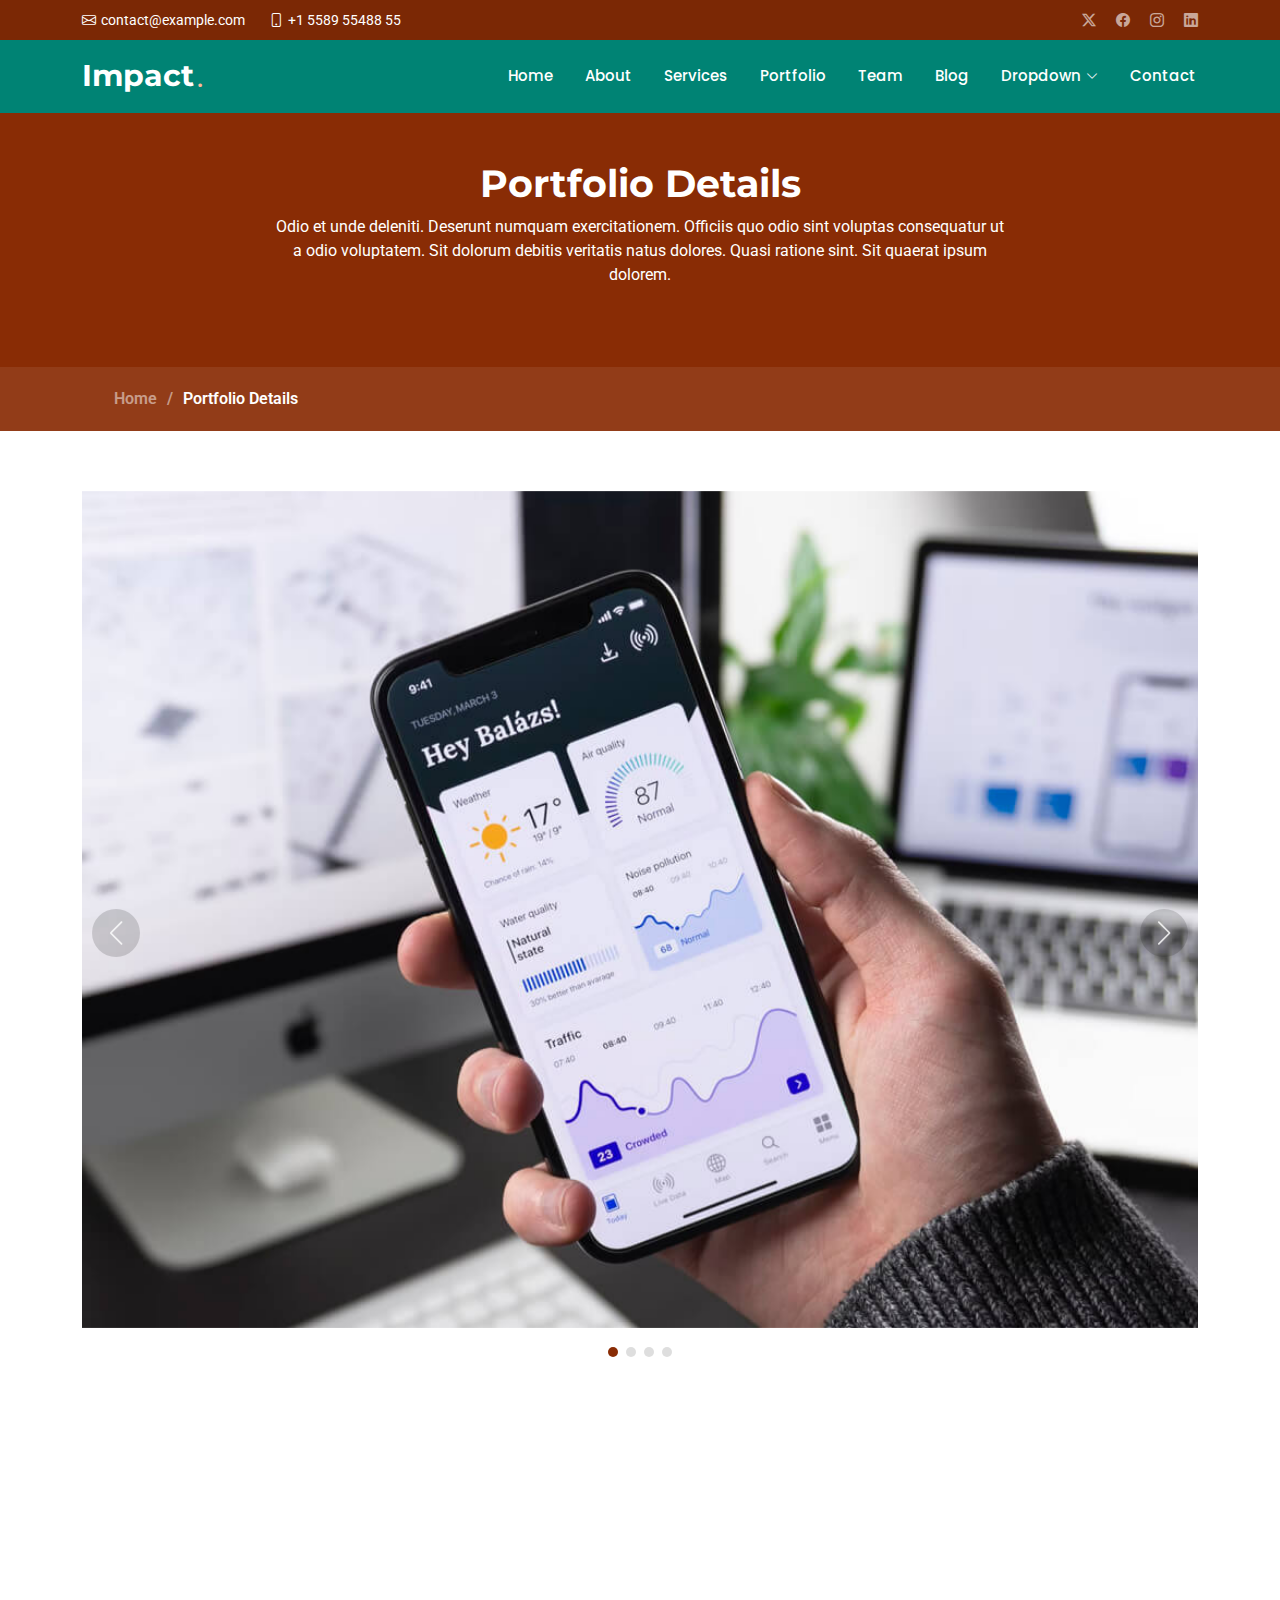
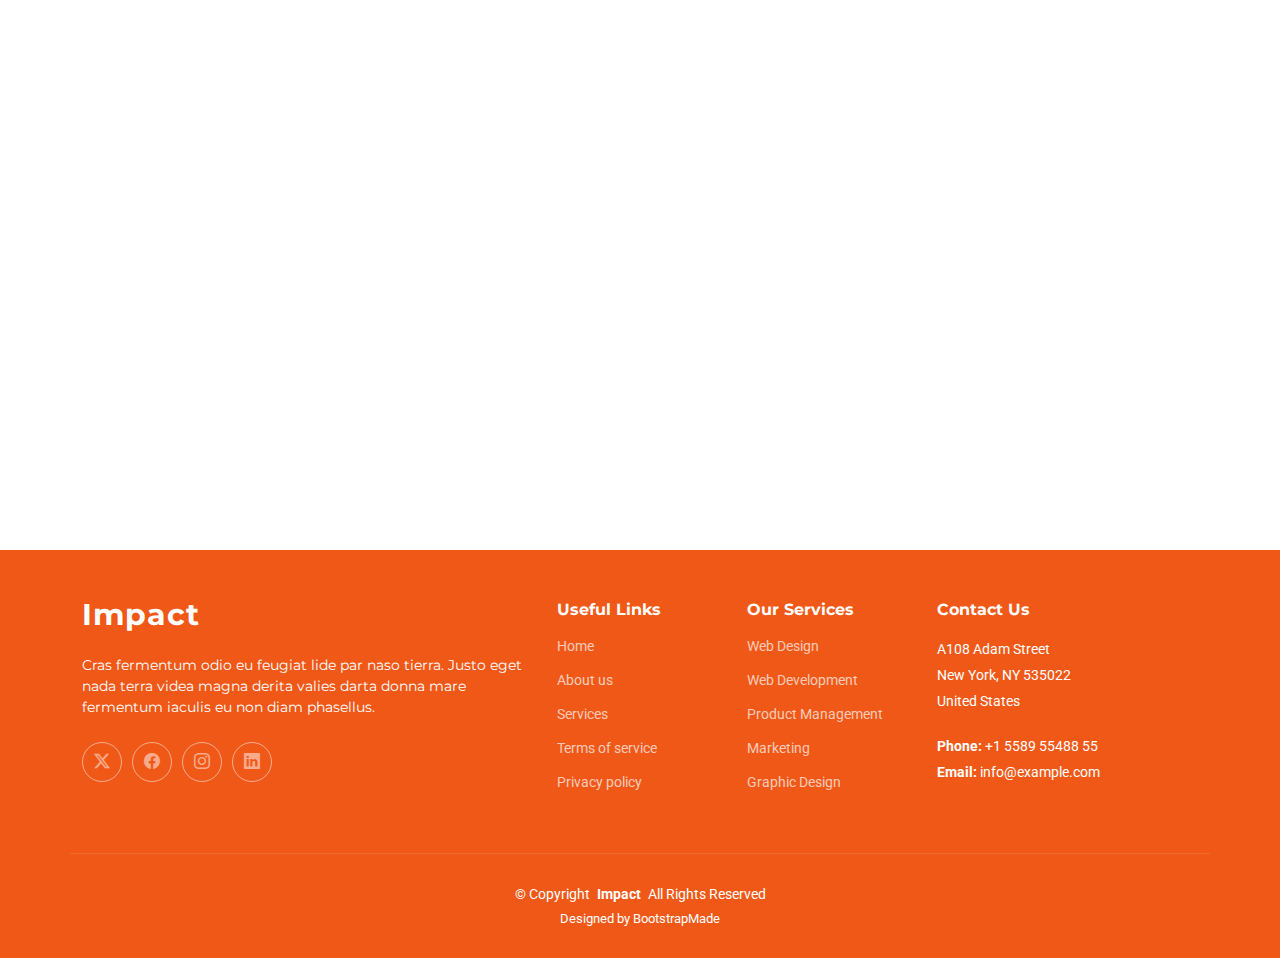
<file: portfolio-details.html>
<!DOCTYPE html>
<html lang="en">

<head>
  <meta charset="utf-8">
  <meta content="width=device-width, initial-scale=1.0" name="viewport">
  <title>Portfolio Details - Impact Bootstrap Template</title>
  <meta name="description" content="">
  <meta name="keywords" content="">

  <!-- Favicons -->
  <link href="assets/img/favicon.png" rel="icon">
  <link href="assets/img/apple-touch-icon.png" rel="apple-touch-icon">

  <!-- Fonts -->
  <link href="https://fonts.googleapis.com" rel="preconnect">
  <link href="https://fonts.gstatic.com" rel="preconnect" crossorigin>
  <link href="https://fonts.googleapis.com/css2?family=Roboto:ital,wght@0,100;0,300;0,400;0,500;0,700;0,900;1,100;1,300;1,400;1,500;1,700;1,900&family=Montserrat:ital,wght@0,100;0,200;0,300;0,400;0,500;0,600;0,700;0,800;0,900;1,100;1,200;1,300;1,400;1,500;1,600;1,700;1,800;1,900&family=Poppins:ital,wght@0,100;0,200;0,300;0,400;0,500;0,600;0,700;0,800;0,900;1,100;1,200;1,300;1,400;1,500;1,600;1,700;1,800;1,900&display=swap" rel="stylesheet">

  <!-- Vendor CSS Files -->
  <link href="assets/vendor/bootstrap/css/bootstrap.min.css" rel="stylesheet">
  <link href="assets/vendor/bootstrap-icons/bootstrap-icons.css" rel="stylesheet">
  <link href="assets/vendor/aos/aos.css" rel="stylesheet">
  <link href="assets/vendor/glightbox/css/glightbox.min.css" rel="stylesheet">
  <link href="assets/vendor/swiper/swiper-bundle.min.css" rel="stylesheet">

  <!-- Main CSS File -->
  <link href="assets/css/main.css" rel="stylesheet">

  <!-- =======================================================
  * Template Name: Impact
  * Template URL: https://bootstrapmade.com/impact-bootstrap-business-website-template/
  * Updated: Aug 07 2024 with Bootstrap v5.3.3
  * Author: BootstrapMade.com
  * License: https://bootstrapmade.com/license/
  ======================================================== -->
</head>

<body class="portfolio-details-page">

  <header id="header" class="header fixed-top">

    <div class="topbar d-flex align-items-center">
      <div class="container d-flex justify-content-center justify-content-md-between">
        <div class="contact-info d-flex align-items-center">
          <i class="bi bi-envelope d-flex align-items-center"><a href="mailto:contact@example.com">contact@example.com</a></i>
          <i class="bi bi-phone d-flex align-items-center ms-4"><span>+1 5589 55488 55</span></i>
        </div>
        <div class="social-links d-none d-md-flex align-items-center">
          <a href="#" class="twitter"><i class="bi bi-twitter-x"></i></a>
          <a href="#" class="facebook"><i class="bi bi-facebook"></i></a>
          <a href="#" class="instagram"><i class="bi bi-instagram"></i></a>
          <a href="#" class="linkedin"><i class="bi bi-linkedin"></i></a>
        </div>
      </div>
    </div><!-- End Top Bar -->

    <div class="branding d-flex align-items-cente">

      <div class="container position-relative d-flex align-items-center justify-content-between">
        <a href="index.html" class="logo d-flex align-items-center">
          <!-- Uncomment the line below if you also wish to use an image logo -->
          <!-- <img src="assets/img/logo.png" alt=""> -->
          <h1 class="sitename">Impact</h1>
          <span>.</span>
        </a>

        <nav id="navmenu" class="navmenu">
          <ul>
            <li><a href="#hero">Home<br></a></li>
            <li><a href="#about">About</a></li>
            <li><a href="#services">Services</a></li>
            <li><a href="#portfolio">Portfolio</a></li>
            <li><a href="#team">Team</a></li>
            <li><a href="blog.html">Blog</a></li>
            <li class="dropdown"><a href="#"><span>Dropdown</span> <i class="bi bi-chevron-down toggle-dropdown"></i></a>
              <ul>
                <li><a href="#">Dropdown 1</a></li>
                <li class="dropdown"><a href="#"><span>Deep Dropdown</span> <i class="bi bi-chevron-down toggle-dropdown"></i></a>
                  <ul>
                    <li><a href="#">Deep Dropdown 1</a></li>
                    <li><a href="#">Deep Dropdown 2</a></li>
                    <li><a href="#">Deep Dropdown 3</a></li>
                    <li><a href="#">Deep Dropdown 4</a></li>
                    <li><a href="#">Deep Dropdown 5</a></li>
                  </ul>
                </li>
                <li><a href="#">Dropdown 2</a></li>
                <li><a href="#">Dropdown 3</a></li>
                <li><a href="#">Dropdown 4</a></li>
              </ul>
            </li>
            <li><a href="#contact">Contact</a></li>
          </ul>
          <i class="mobile-nav-toggle d-xl-none bi bi-list"></i>
        </nav>

      </div>

    </div>

  </header>

  <main class="main">

    <!-- Page Title -->
    <div class="page-title">
      <div class="heading">
        <div class="container">
          <div class="row d-flex justify-content-center text-center">
            <div class="col-lg-8">
              <h1>Portfolio Details</h1>
              <p class="mb-0">Odio et unde deleniti. Deserunt numquam exercitationem. Officiis quo odio sint voluptas consequatur ut a odio voluptatem. Sit dolorum debitis veritatis natus dolores. Quasi ratione sint. Sit quaerat ipsum dolorem.</p>
            </div>
          </div>
        </div>
      </div>
      <nav class="breadcrumbs">
        <div class="container">
          <ol>
            <li><a href="index.html">Home</a></li>
            <li class="current">Portfolio Details</li>
          </ol>
        </div>
      </nav>
    </div><!-- End Page Title -->

    <!-- Portfolio Details Section -->
    <section id="portfolio-details" class="portfolio-details section">

      <div class="container" data-aos="fade-up">

        <div class="portfolio-details-slider swiper init-swiper">
          <script type="application/json" class="swiper-config">
            {
              "loop": true,
              "speed": 600,
              "autoplay": {
                "delay": 5000
              },
              "slidesPerView": "auto",
              "navigation": {
                "nextEl": ".swiper-button-next",
                "prevEl": ".swiper-button-prev"
              },
              "pagination": {
                "el": ".swiper-pagination",
                "type": "bullets",
                "clickable": true
              }
            }
          </script>
          <div class="swiper-wrapper align-items-center">

            <div class="swiper-slide">
              <img src="assets/img/portfolio/app-1.jpg" alt="">
            </div>

            <div class="swiper-slide">
              <img src="assets/img/portfolio/product-1.jpg" alt="">
            </div>

            <div class="swiper-slide">
              <img src="assets/img/portfolio/branding-1.jpg" alt="">
            </div>

            <div class="swiper-slide">
              <img src="assets/img/portfolio/books-1.jpg" alt="">
            </div>

          </div>
          <div class="swiper-button-prev"></div>
          <div class="swiper-button-next"></div>
          <div class="swiper-pagination"></div>
        </div>

        <div class="row justify-content-between gy-4 mt-4">

          <div class="col-lg-8" data-aos="fade-up">
            <div class="portfolio-description">
              <h2>This is an example of portfolio details</h2>
              <p>
                Autem ipsum nam porro corporis rerum. Quis eos dolorem eos itaque inventore commodi labore quia quia. Exercitationem repudiandae officiis neque suscipit non officia eaque itaque enim. Voluptatem officia accusantium nesciunt est omnis tempora consectetur dignissimos. Sequi nulla at esse enim cum deserunt eius.
              </p>
              <p>
                Amet consequatur qui dolore veniam voluptatem voluptatem sit. Non aspernatur atque natus ut cum nam et. Praesentium error dolores rerum minus sequi quia veritatis eum. Eos et doloribus doloremque nesciunt molestiae laboriosam.
              </p>

              <div class="testimonial-item">
                <p>
                  <i class="bi bi-quote quote-icon-left"></i>
                  <span>Export tempor illum tamen malis malis eram quae irure esse labore quem cillum quid cillum eram malis quorum velit fore eram velit sunt aliqua noster fugiat irure amet legam anim culpa.</span>
                  <i class="bi bi-quote quote-icon-right"></i>
                </p>
                <div>
                  <img src="assets/img/testimonials/testimonials-2.jpg" class="testimonial-img" alt="">
                  <h3>Sara Wilsson</h3>
                  <h4>Designer</h4>
                </div>
              </div>

              <p>
                Impedit ipsum quae et aliquid doloribus et voluptatem quasi. Perspiciatis occaecati earum et magnam animi. Quibusdam non qui ea vitae suscipit vitae sunt. Repudiandae incidunt cumque minus deserunt assumenda tempore. Delectus voluptas necessitatibus est.
              </p>

              <p>
                Sunt voluptatum sapiente facilis quo odio aut ipsum repellat debitis. Molestiae et autem libero. Explicabo et quod necessitatibus similique quis dolor eum. Numquam eaque praesentium rem et qui nesciunt.
              </p>

            </div>
          </div>

          <div class="col-lg-3" data-aos="fade-up" data-aos-delay="100">
            <div class="portfolio-info">
              <h3>Project information</h3>
              <ul>
                <li><strong>Category</strong> Web design</li>
                <li><strong>Client</strong> ASU Company</li>
                <li><strong>Project date</strong> 01 March, 2020</li>
                <li><strong>Project URL</strong> <a href="#">www.example.com</a></li>
                <li><a href="#" class="btn-visit align-self-start">Visit Website</a></li>
              </ul>
            </div>
          </div>

        </div>

      </div>

    </section><!-- /Portfolio Details Section -->

  </main>

  <footer id="footer" class="footer accent-background">

    <div class="container footer-top">
      <div class="row gy-4">
        <div class="col-lg-5 col-md-12 footer-about">
          <a href="index.html" class="logo d-flex align-items-center">
            <span class="sitename">Impact</span>
          </a>
          <p>Cras fermentum odio eu feugiat lide par naso tierra. Justo eget nada terra videa magna derita valies darta donna mare fermentum iaculis eu non diam phasellus.</p>
          <div class="social-links d-flex mt-4">
            <a href=""><i class="bi bi-twitter-x"></i></a>
            <a href=""><i class="bi bi-facebook"></i></a>
            <a href=""><i class="bi bi-instagram"></i></a>
            <a href=""><i class="bi bi-linkedin"></i></a>
          </div>
        </div>

        <div class="col-lg-2 col-6 footer-links">
          <h4>Useful Links</h4>
          <ul>
            <li><a href="#">Home</a></li>
            <li><a href="#">About us</a></li>
            <li><a href="#">Services</a></li>
            <li><a href="#">Terms of service</a></li>
            <li><a href="#">Privacy policy</a></li>
          </ul>
        </div>

        <div class="col-lg-2 col-6 footer-links">
          <h4>Our Services</h4>
          <ul>
            <li><a href="#">Web Design</a></li>
            <li><a href="#">Web Development</a></li>
            <li><a href="#">Product Management</a></li>
            <li><a href="#">Marketing</a></li>
            <li><a href="#">Graphic Design</a></li>
          </ul>
        </div>

        <div class="col-lg-3 col-md-12 footer-contact text-center text-md-start">
          <h4>Contact Us</h4>
          <p>A108 Adam Street</p>
          <p>New York, NY 535022</p>
          <p>United States</p>
          <p class="mt-4"><strong>Phone:</strong> <span>+1 5589 55488 55</span></p>
          <p><strong>Email:</strong> <span>info@example.com</span></p>
        </div>

      </div>
    </div>

    <div class="container copyright text-center mt-4">
      <p>© <span>Copyright</span> <strong class="px-1 sitename">Impact</strong> <span>All Rights Reserved</span></p>
      <div class="credits">
        <!-- All the links in the footer should remain intact. -->
        <!-- You can delete the links only if you've purchased the pro version. -->
        <!-- Licensing information: https://bootstrapmade.com/license/ -->
        <!-- Purchase the pro version with working PHP/AJAX contact form: [buy-url] -->
        Designed by <a href="https://bootstrapmade.com/">BootstrapMade</a>
      </div>
    </div>

  </footer>

  <!-- Scroll Top -->
  <a href="#" id="scroll-top" class="scroll-top d-flex align-items-center justify-content-center"><i class="bi bi-arrow-up-short"></i></a>

  <!-- Preloader -->
  <div id="preloader"></div>

  <!-- Vendor JS Files -->
  <script src="assets/vendor/bootstrap/js/bootstrap.bundle.min.js"></script>
  <script src="assets/vendor/php-email-form/validate.js"></script>
  <script src="assets/vendor/aos/aos.js"></script>
  <script src="assets/vendor/glightbox/js/glightbox.min.js"></script>
  <script src="assets/vendor/swiper/swiper-bundle.min.js"></script>
  <script src="assets/vendor/purecounter/purecounter_vanilla.js"></script>
  <script src="assets/vendor/imagesloaded/imagesloaded.pkgd.min.js"></script>
  <script src="assets/vendor/isotope-layout/isotope.pkgd.min.js"></script>

  <!-- Main JS File -->
  <script src="assets/js/main.js"></script>

</body>

</html>
</file>
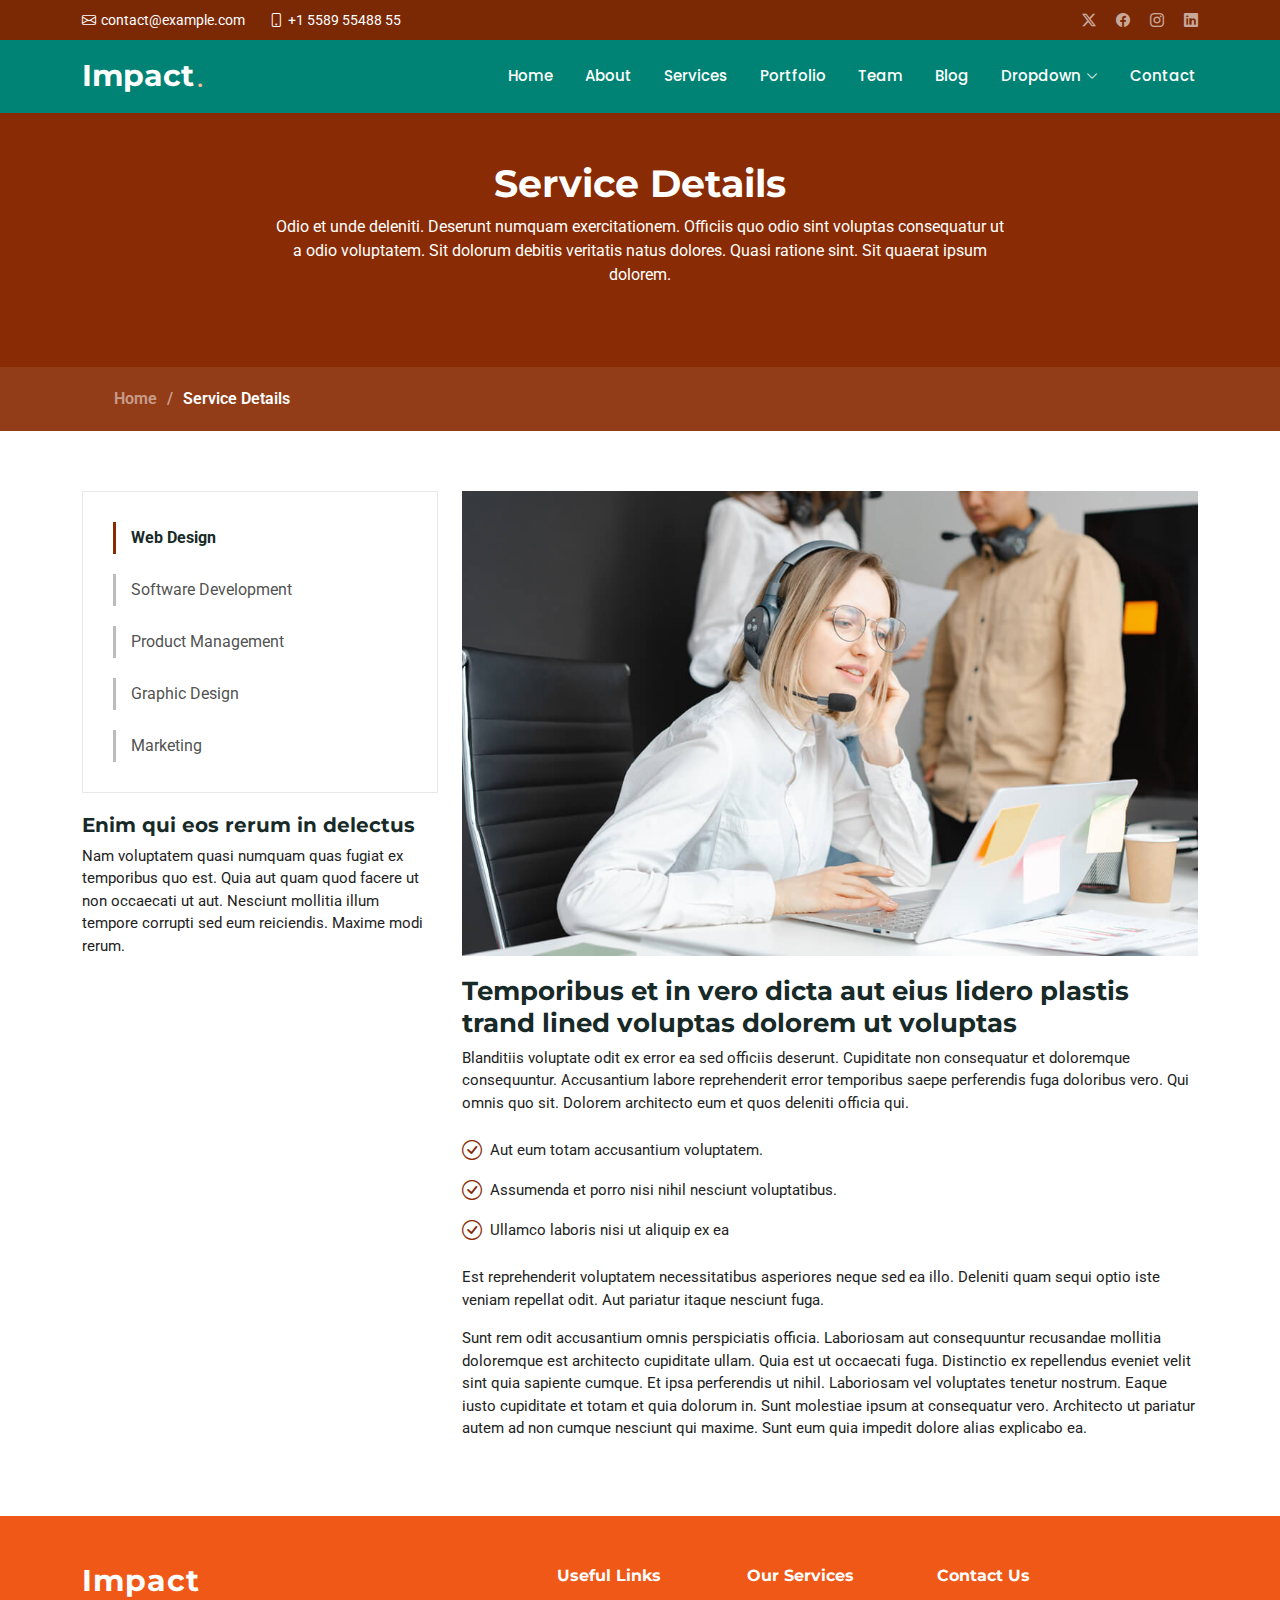
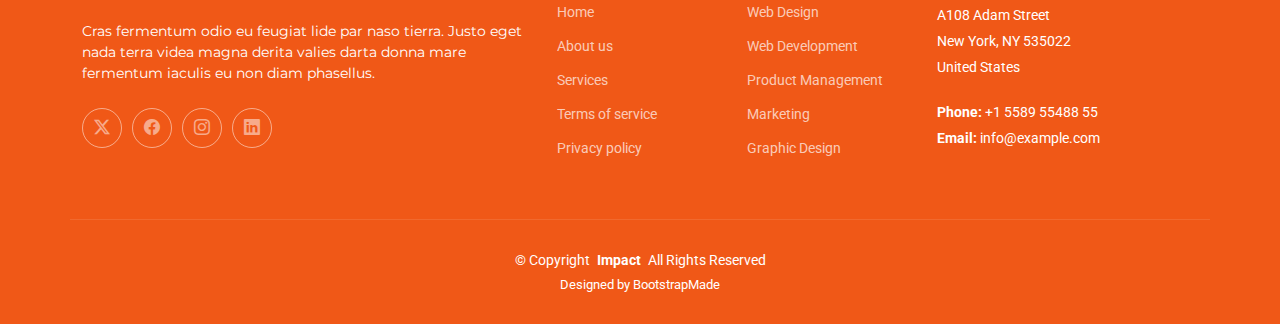
<file: service-details.html>
<!DOCTYPE html>
<html lang="en">

<head>
  <meta charset="utf-8">
  <meta content="width=device-width, initial-scale=1.0" name="viewport">
  <title>Service Details - Impact Bootstrap Template</title>
  <meta name="description" content="">
  <meta name="keywords" content="">

  <!-- Favicons -->
  <link href="assets/img/favicon.png" rel="icon">
  <link href="assets/img/apple-touch-icon.png" rel="apple-touch-icon">

  <!-- Fonts -->
  <link href="https://fonts.googleapis.com" rel="preconnect">
  <link href="https://fonts.gstatic.com" rel="preconnect" crossorigin>
  <link href="https://fonts.googleapis.com/css2?family=Roboto:ital,wght@0,100;0,300;0,400;0,500;0,700;0,900;1,100;1,300;1,400;1,500;1,700;1,900&family=Montserrat:ital,wght@0,100;0,200;0,300;0,400;0,500;0,600;0,700;0,800;0,900;1,100;1,200;1,300;1,400;1,500;1,600;1,700;1,800;1,900&family=Poppins:ital,wght@0,100;0,200;0,300;0,400;0,500;0,600;0,700;0,800;0,900;1,100;1,200;1,300;1,400;1,500;1,600;1,700;1,800;1,900&display=swap" rel="stylesheet">

  <!-- Vendor CSS Files -->
  <link href="assets/vendor/bootstrap/css/bootstrap.min.css" rel="stylesheet">
  <link href="assets/vendor/bootstrap-icons/bootstrap-icons.css" rel="stylesheet">
  <link href="assets/vendor/aos/aos.css" rel="stylesheet">
  <link href="assets/vendor/glightbox/css/glightbox.min.css" rel="stylesheet">
  <link href="assets/vendor/swiper/swiper-bundle.min.css" rel="stylesheet">

  <!-- Main CSS File -->
  <link href="assets/css/main.css" rel="stylesheet">

  <!-- =======================================================
  * Template Name: Impact
  * Template URL: https://bootstrapmade.com/impact-bootstrap-business-website-template/
  * Updated: Aug 07 2024 with Bootstrap v5.3.3
  * Author: BootstrapMade.com
  * License: https://bootstrapmade.com/license/
  ======================================================== -->
</head>

<body class="service-details-page">

  <header id="header" class="header fixed-top">

    <div class="topbar d-flex align-items-center">
      <div class="container d-flex justify-content-center justify-content-md-between">
        <div class="contact-info d-flex align-items-center">
          <i class="bi bi-envelope d-flex align-items-center"><a href="mailto:contact@example.com">contact@example.com</a></i>
          <i class="bi bi-phone d-flex align-items-center ms-4"><span>+1 5589 55488 55</span></i>
        </div>
        <div class="social-links d-none d-md-flex align-items-center">
          <a href="#" class="twitter"><i class="bi bi-twitter-x"></i></a>
          <a href="#" class="facebook"><i class="bi bi-facebook"></i></a>
          <a href="#" class="instagram"><i class="bi bi-instagram"></i></a>
          <a href="#" class="linkedin"><i class="bi bi-linkedin"></i></a>
        </div>
      </div>
    </div><!-- End Top Bar -->

    <div class="branding d-flex align-items-cente">

      <div class="container position-relative d-flex align-items-center justify-content-between">
        <a href="index.html" class="logo d-flex align-items-center">
          <!-- Uncomment the line below if you also wish to use an image logo -->
          <!-- <img src="assets/img/logo.png" alt=""> -->
          <h1 class="sitename">Impact</h1>
          <span>.</span>
        </a>

        <nav id="navmenu" class="navmenu">
          <ul>
            <li><a href="#hero">Home<br></a></li>
            <li><a href="#about">About</a></li>
            <li><a href="#services">Services</a></li>
            <li><a href="#portfolio">Portfolio</a></li>
            <li><a href="#team">Team</a></li>
            <li><a href="blog.html">Blog</a></li>
            <li class="dropdown"><a href="#"><span>Dropdown</span> <i class="bi bi-chevron-down toggle-dropdown"></i></a>
              <ul>
                <li><a href="#">Dropdown 1</a></li>
                <li class="dropdown"><a href="#"><span>Deep Dropdown</span> <i class="bi bi-chevron-down toggle-dropdown"></i></a>
                  <ul>
                    <li><a href="#">Deep Dropdown 1</a></li>
                    <li><a href="#">Deep Dropdown 2</a></li>
                    <li><a href="#">Deep Dropdown 3</a></li>
                    <li><a href="#">Deep Dropdown 4</a></li>
                    <li><a href="#">Deep Dropdown 5</a></li>
                  </ul>
                </li>
                <li><a href="#">Dropdown 2</a></li>
                <li><a href="#">Dropdown 3</a></li>
                <li><a href="#">Dropdown 4</a></li>
              </ul>
            </li>
            <li><a href="#contact">Contact</a></li>
          </ul>
          <i class="mobile-nav-toggle d-xl-none bi bi-list"></i>
        </nav>

      </div>

    </div>

  </header>

  <main class="main">

    <!-- Page Title -->
    <div class="page-title">
      <div class="heading">
        <div class="container">
          <div class="row d-flex justify-content-center text-center">
            <div class="col-lg-8">
              <h1>Service Details</h1>
              <p class="mb-0">Odio et unde deleniti. Deserunt numquam exercitationem. Officiis quo odio sint voluptas consequatur ut a odio voluptatem. Sit dolorum debitis veritatis natus dolores. Quasi ratione sint. Sit quaerat ipsum dolorem.</p>
            </div>
          </div>
        </div>
      </div>
      <nav class="breadcrumbs">
        <div class="container">
          <ol>
            <li><a href="index.html">Home</a></li>
            <li class="current">Service Details</li>
          </ol>
        </div>
      </nav>
    </div><!-- End Page Title -->

    <!-- Service Details Section -->
    <section id="service-details" class="service-details section">

      <div class="container">

        <div class="row gy-4">

          <div class="col-lg-4" data-aos="fade-up" data-aos-delay="100">
            <div class="services-list">
              <a href="#" class="active">Web Design</a>
              <a href="#">Software Development</a>
              <a href="#">Product Management</a>
              <a href="#">Graphic Design</a>
              <a href="#">Marketing</a>
            </div>

            <h4>Enim qui eos rerum in delectus</h4>
            <p>Nam voluptatem quasi numquam quas fugiat ex temporibus quo est. Quia aut quam quod facere ut non occaecati ut aut. Nesciunt mollitia illum tempore corrupti sed eum reiciendis. Maxime modi rerum.</p>
          </div>

          <div class="col-lg-8" data-aos="fade-up" data-aos-delay="200">
            <img src="assets/img/services.jpg" alt="" class="img-fluid services-img">
            <h3>Temporibus et in vero dicta aut eius lidero plastis trand lined voluptas dolorem ut voluptas</h3>
            <p>
              Blanditiis voluptate odit ex error ea sed officiis deserunt. Cupiditate non consequatur et doloremque consequuntur. Accusantium labore reprehenderit error temporibus saepe perferendis fuga doloribus vero. Qui omnis quo sit. Dolorem architecto eum et quos deleniti officia qui.
            </p>
            <ul>
              <li><i class="bi bi-check-circle"></i> <span>Aut eum totam accusantium voluptatem.</span></li>
              <li><i class="bi bi-check-circle"></i> <span>Assumenda et porro nisi nihil nesciunt voluptatibus.</span></li>
              <li><i class="bi bi-check-circle"></i> <span>Ullamco laboris nisi ut aliquip ex ea</span></li>
            </ul>
            <p>
              Est reprehenderit voluptatem necessitatibus asperiores neque sed ea illo. Deleniti quam sequi optio iste veniam repellat odit. Aut pariatur itaque nesciunt fuga.
            </p>
            <p>
              Sunt rem odit accusantium omnis perspiciatis officia. Laboriosam aut consequuntur recusandae mollitia doloremque est architecto cupiditate ullam. Quia est ut occaecati fuga. Distinctio ex repellendus eveniet velit sint quia sapiente cumque. Et ipsa perferendis ut nihil. Laboriosam vel voluptates tenetur nostrum. Eaque iusto cupiditate et totam et quia dolorum in. Sunt molestiae ipsum at consequatur vero. Architecto ut pariatur autem ad non cumque nesciunt qui maxime. Sunt eum quia impedit dolore alias explicabo ea.
            </p>
          </div>

        </div>

      </div>

    </section><!-- /Service Details Section -->

  </main>

  <footer id="footer" class="footer accent-background">

    <div class="container footer-top">
      <div class="row gy-4">
        <div class="col-lg-5 col-md-12 footer-about">
          <a href="index.html" class="logo d-flex align-items-center">
            <span class="sitename">Impact</span>
          </a>
          <p>Cras fermentum odio eu feugiat lide par naso tierra. Justo eget nada terra videa magna derita valies darta donna mare fermentum iaculis eu non diam phasellus.</p>
          <div class="social-links d-flex mt-4">
            <a href=""><i class="bi bi-twitter-x"></i></a>
            <a href=""><i class="bi bi-facebook"></i></a>
            <a href=""><i class="bi bi-instagram"></i></a>
            <a href=""><i class="bi bi-linkedin"></i></a>
          </div>
        </div>

        <div class="col-lg-2 col-6 footer-links">
          <h4>Useful Links</h4>
          <ul>
            <li><a href="#">Home</a></li>
            <li><a href="#">About us</a></li>
            <li><a href="#">Services</a></li>
            <li><a href="#">Terms of service</a></li>
            <li><a href="#">Privacy policy</a></li>
          </ul>
        </div>

        <div class="col-lg-2 col-6 footer-links">
          <h4>Our Services</h4>
          <ul>
            <li><a href="#">Web Design</a></li>
            <li><a href="#">Web Development</a></li>
            <li><a href="#">Product Management</a></li>
            <li><a href="#">Marketing</a></li>
            <li><a href="#">Graphic Design</a></li>
          </ul>
        </div>

        <div class="col-lg-3 col-md-12 footer-contact text-center text-md-start">
          <h4>Contact Us</h4>
          <p>A108 Adam Street</p>
          <p>New York, NY 535022</p>
          <p>United States</p>
          <p class="mt-4"><strong>Phone:</strong> <span>+1 5589 55488 55</span></p>
          <p><strong>Email:</strong> <span>info@example.com</span></p>
        </div>

      </div>
    </div>

    <div class="container copyright text-center mt-4">
      <p>© <span>Copyright</span> <strong class="px-1 sitename">Impact</strong> <span>All Rights Reserved</span></p>
      <div class="credits">
        <!-- All the links in the footer should remain intact. -->
        <!-- You can delete the links only if you've purchased the pro version. -->
        <!-- Licensing information: https://bootstrapmade.com/license/ -->
        <!-- Purchase the pro version with working PHP/AJAX contact form: [buy-url] -->
        Designed by <a href="https://bootstrapmade.com/">BootstrapMade</a>
      </div>
    </div>

  </footer>

  <!-- Scroll Top -->
  <a href="#" id="scroll-top" class="scroll-top d-flex align-items-center justify-content-center"><i class="bi bi-arrow-up-short"></i></a>

  <!-- Preloader -->
  <div id="preloader"></div>

  <!-- Vendor JS Files -->
  <script src="assets/vendor/bootstrap/js/bootstrap.bundle.min.js"></script>
  <script src="assets/vendor/php-email-form/validate.js"></script>
  <script src="assets/vendor/aos/aos.js"></script>
  <script src="assets/vendor/glightbox/js/glightbox.min.js"></script>
  <script src="assets/vendor/swiper/swiper-bundle.min.js"></script>
  <script src="assets/vendor/purecounter/purecounter_vanilla.js"></script>
  <script src="assets/vendor/imagesloaded/imagesloaded.pkgd.min.js"></script>
  <script src="assets/vendor/isotope-layout/isotope.pkgd.min.js"></script>

  <!-- Main JS File -->
  <script src="assets/js/main.js"></script>

</body>

</html>
</file>
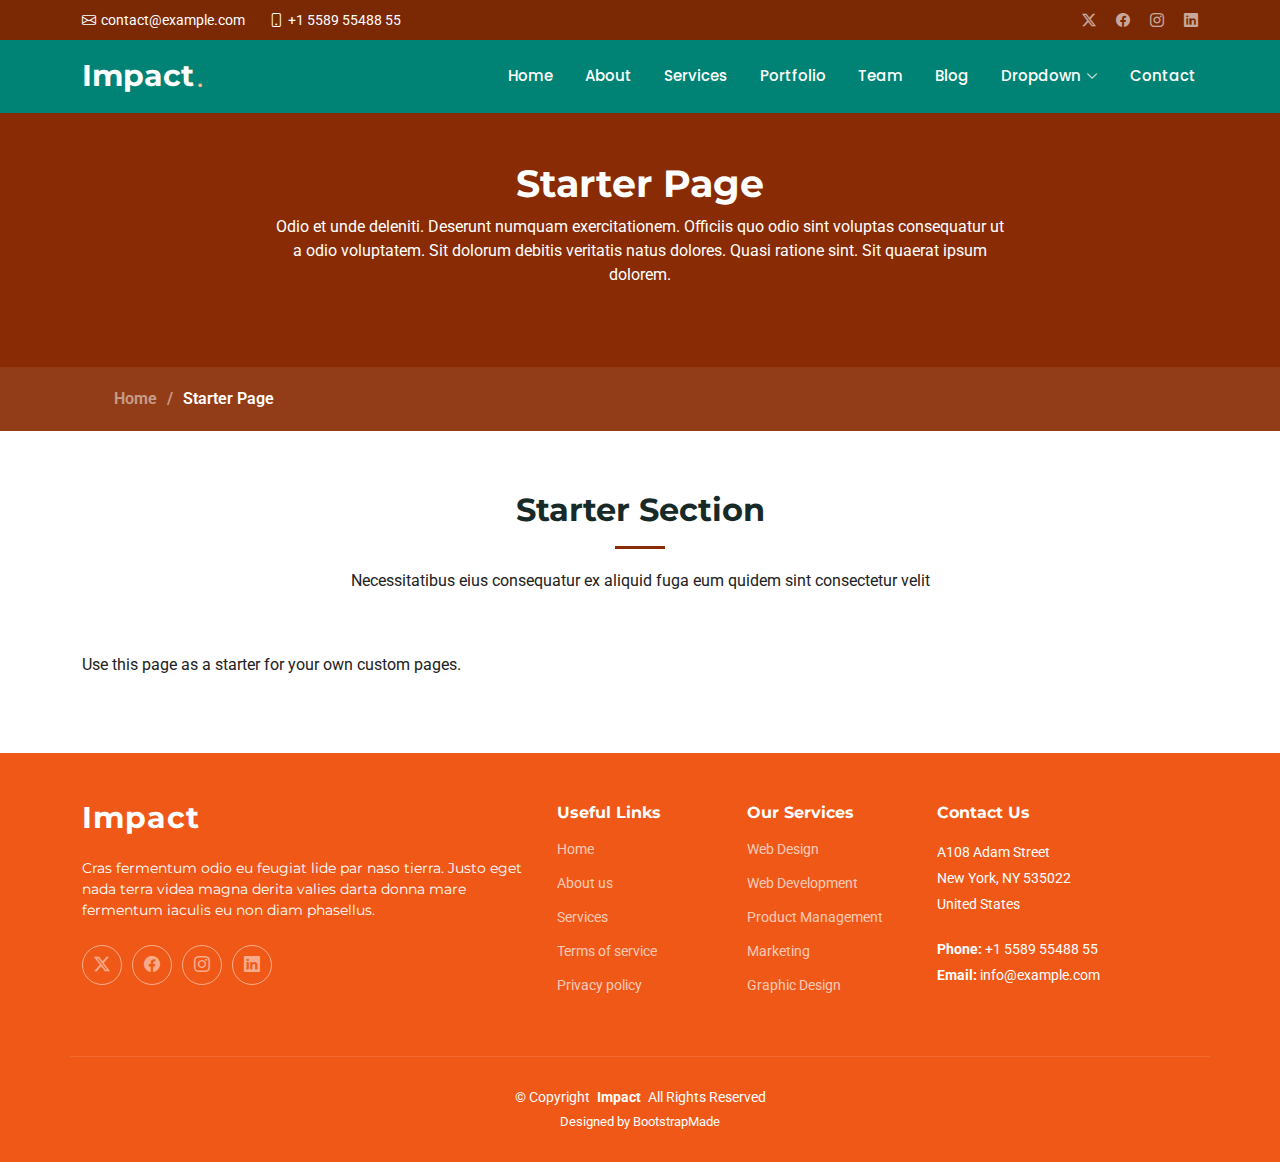
<file: starter-page.html>
<!DOCTYPE html>
<html lang="en">

<head>
  <meta charset="utf-8">
  <meta content="width=device-width, initial-scale=1.0" name="viewport">
  <title>Starter Page - Impact Bootstrap Template</title>
  <meta name="description" content="">
  <meta name="keywords" content="">

  <!-- Favicons -->
  <link href="assets/img/favicon.png" rel="icon">
  <link href="assets/img/apple-touch-icon.png" rel="apple-touch-icon">

  <!-- Fonts -->
  <link href="https://fonts.googleapis.com" rel="preconnect">
  <link href="https://fonts.gstatic.com" rel="preconnect" crossorigin>
  <link href="https://fonts.googleapis.com/css2?family=Roboto:ital,wght@0,100;0,300;0,400;0,500;0,700;0,900;1,100;1,300;1,400;1,500;1,700;1,900&family=Montserrat:ital,wght@0,100;0,200;0,300;0,400;0,500;0,600;0,700;0,800;0,900;1,100;1,200;1,300;1,400;1,500;1,600;1,700;1,800;1,900&family=Poppins:ital,wght@0,100;0,200;0,300;0,400;0,500;0,600;0,700;0,800;0,900;1,100;1,200;1,300;1,400;1,500;1,600;1,700;1,800;1,900&display=swap" rel="stylesheet">

  <!-- Vendor CSS Files -->
  <link href="assets/vendor/bootstrap/css/bootstrap.min.css" rel="stylesheet">
  <link href="assets/vendor/bootstrap-icons/bootstrap-icons.css" rel="stylesheet">
  <link href="assets/vendor/aos/aos.css" rel="stylesheet">
  <link href="assets/vendor/glightbox/css/glightbox.min.css" rel="stylesheet">
  <link href="assets/vendor/swiper/swiper-bundle.min.css" rel="stylesheet">

  <!-- Main CSS File -->
  <link href="assets/css/main.css" rel="stylesheet">

  <!-- =======================================================
  * Template Name: Impact
  * Template URL: https://bootstrapmade.com/impact-bootstrap-business-website-template/
  * Updated: Aug 07 2024 with Bootstrap v5.3.3
  * Author: BootstrapMade.com
  * License: https://bootstrapmade.com/license/
  ======================================================== -->
</head>

<body class="starter-page-page">

  <header id="header" class="header fixed-top">

    <div class="topbar d-flex align-items-center">
      <div class="container d-flex justify-content-center justify-content-md-between">
        <div class="contact-info d-flex align-items-center">
          <i class="bi bi-envelope d-flex align-items-center"><a href="mailto:contact@example.com">contact@example.com</a></i>
          <i class="bi bi-phone d-flex align-items-center ms-4"><span>+1 5589 55488 55</span></i>
        </div>
        <div class="social-links d-none d-md-flex align-items-center">
          <a href="#" class="twitter"><i class="bi bi-twitter-x"></i></a>
          <a href="#" class="facebook"><i class="bi bi-facebook"></i></a>
          <a href="#" class="instagram"><i class="bi bi-instagram"></i></a>
          <a href="#" class="linkedin"><i class="bi bi-linkedin"></i></a>
        </div>
      </div>
    </div><!-- End Top Bar -->

    <div class="branding d-flex align-items-cente">

      <div class="container position-relative d-flex align-items-center justify-content-between">
        <a href="index.html" class="logo d-flex align-items-center">
          <!-- Uncomment the line below if you also wish to use an image logo -->
          <!-- <img src="assets/img/logo.png" alt=""> -->
          <h1 class="sitename">Impact</h1>
          <span>.</span>
        </a>

        <nav id="navmenu" class="navmenu">
          <ul>
            <li><a href="#hero">Home<br></a></li>
            <li><a href="#about">About</a></li>
            <li><a href="#services">Services</a></li>
            <li><a href="#portfolio">Portfolio</a></li>
            <li><a href="#team">Team</a></li>
            <li><a href="blog.html">Blog</a></li>
            <li class="dropdown"><a href="#"><span>Dropdown</span> <i class="bi bi-chevron-down toggle-dropdown"></i></a>
              <ul>
                <li><a href="#">Dropdown 1</a></li>
                <li class="dropdown"><a href="#"><span>Deep Dropdown</span> <i class="bi bi-chevron-down toggle-dropdown"></i></a>
                  <ul>
                    <li><a href="#">Deep Dropdown 1</a></li>
                    <li><a href="#">Deep Dropdown 2</a></li>
                    <li><a href="#">Deep Dropdown 3</a></li>
                    <li><a href="#">Deep Dropdown 4</a></li>
                    <li><a href="#">Deep Dropdown 5</a></li>
                  </ul>
                </li>
                <li><a href="#">Dropdown 2</a></li>
                <li><a href="#">Dropdown 3</a></li>
                <li><a href="#">Dropdown 4</a></li>
              </ul>
            </li>
            <li><a href="#contact">Contact</a></li>
          </ul>
          <i class="mobile-nav-toggle d-xl-none bi bi-list"></i>
        </nav>

      </div>

    </div>

  </header>

  <main class="main">

    <!-- Page Title -->
    <div class="page-title">
      <div class="heading">
        <div class="container">
          <div class="row d-flex justify-content-center text-center">
            <div class="col-lg-8">
              <h1>Starter Page</h1>
              <p class="mb-0">Odio et unde deleniti. Deserunt numquam exercitationem. Officiis quo odio sint voluptas consequatur ut a odio voluptatem. Sit dolorum debitis veritatis natus dolores. Quasi ratione sint. Sit quaerat ipsum dolorem.</p>
            </div>
          </div>
        </div>
      </div>
      <nav class="breadcrumbs">
        <div class="container">
          <ol>
            <li><a href="index.html">Home</a></li>
            <li class="current">Starter Page</li>
          </ol>
        </div>
      </nav>
    </div><!-- End Page Title -->

    <!-- Starter Section Section -->
    <section id="starter-section" class="starter-section section">

      <!-- Section Title -->
      <div class="container section-title" data-aos="fade-up">
        <h2>Starter Section</h2>
        <p>Necessitatibus eius consequatur ex aliquid fuga eum quidem sint consectetur velit</p>
      </div><!-- End Section Title -->

      <div class="container" data-aos="fade-up">
        <p>Use this page as a starter for your own custom pages.</p>
      </div>

    </section><!-- /Starter Section Section -->

  </main>

  <footer id="footer" class="footer accent-background">

    <div class="container footer-top">
      <div class="row gy-4">
        <div class="col-lg-5 col-md-12 footer-about">
          <a href="index.html" class="logo d-flex align-items-center">
            <span class="sitename">Impact</span>
          </a>
          <p>Cras fermentum odio eu feugiat lide par naso tierra. Justo eget nada terra videa magna derita valies darta donna mare fermentum iaculis eu non diam phasellus.</p>
          <div class="social-links d-flex mt-4">
            <a href=""><i class="bi bi-twitter-x"></i></a>
            <a href=""><i class="bi bi-facebook"></i></a>
            <a href=""><i class="bi bi-instagram"></i></a>
            <a href=""><i class="bi bi-linkedin"></i></a>
          </div>
        </div>

        <div class="col-lg-2 col-6 footer-links">
          <h4>Useful Links</h4>
          <ul>
            <li><a href="#">Home</a></li>
            <li><a href="#">About us</a></li>
            <li><a href="#">Services</a></li>
            <li><a href="#">Terms of service</a></li>
            <li><a href="#">Privacy policy</a></li>
          </ul>
        </div>

        <div class="col-lg-2 col-6 footer-links">
          <h4>Our Services</h4>
          <ul>
            <li><a href="#">Web Design</a></li>
            <li><a href="#">Web Development</a></li>
            <li><a href="#">Product Management</a></li>
            <li><a href="#">Marketing</a></li>
            <li><a href="#">Graphic Design</a></li>
          </ul>
        </div>

        <div class="col-lg-3 col-md-12 footer-contact text-center text-md-start">
          <h4>Contact Us</h4>
          <p>A108 Adam Street</p>
          <p>New York, NY 535022</p>
          <p>United States</p>
          <p class="mt-4"><strong>Phone:</strong> <span>+1 5589 55488 55</span></p>
          <p><strong>Email:</strong> <span>info@example.com</span></p>
        </div>

      </div>
    </div>

    <div class="container copyright text-center mt-4">
      <p>© <span>Copyright</span> <strong class="px-1 sitename">Impact</strong> <span>All Rights Reserved</span></p>
      <div class="credits">
        <!-- All the links in the footer should remain intact. -->
        <!-- You can delete the links only if you've purchased the pro version. -->
        <!-- Licensing information: https://bootstrapmade.com/license/ -->
        <!-- Purchase the pro version with working PHP/AJAX contact form: [buy-url] -->
        Designed by <a href="https://bootstrapmade.com/">BootstrapMade</a>
      </div>
    </div>

  </footer>

  <!-- Scroll Top -->
  <a href="#" id="scroll-top" class="scroll-top d-flex align-items-center justify-content-center"><i class="bi bi-arrow-up-short"></i></a>

  <!-- Preloader -->
  <div id="preloader"></div>

  <!-- Vendor JS Files -->
  <script src="assets/vendor/bootstrap/js/bootstrap.bundle.min.js"></script>
  <script src="assets/vendor/php-email-form/validate.js"></script>
  <script src="assets/vendor/aos/aos.js"></script>
  <script src="assets/vendor/glightbox/js/glightbox.min.js"></script>
  <script src="assets/vendor/swiper/swiper-bundle.min.js"></script>
  <script src="assets/vendor/purecounter/purecounter_vanilla.js"></script>
  <script src="assets/vendor/imagesloaded/imagesloaded.pkgd.min.js"></script>
  <script src="assets/vendor/isotope-layout/isotope.pkgd.min.js"></script>

  <!-- Main JS File -->
  <script src="assets/js/main.js"></script>

</body>

</html>
</file>
<file: assets/css/main.css>
/**
* Template Name: Impact
* Template URL: https://bootstrapmade.com/impact-bootstrap-business-website-template/
* Updated: Aug 07 2024 with Bootstrap v5.3.3
* Author: BootstrapMade.com
* License: https://bootstrapmade.com/license/
*/

/*--------------------------------------------------------------
# Font & Color Variables
# Help: https://bootstrapmade.com/color-system/
--------------------------------------------------------------*/
/* Fonts */
:root {
  --default-font: "Roboto",  system-ui, -apple-system, "Segoe UI", Roboto, "Helvetica Neue", Arial, "Noto Sans", "Liberation Sans", sans-serif, "Apple Color Emoji", "Segoe UI Emoji", "Segoe UI Symbol", "Noto Color Emoji";
  --heading-font: "Montserrat",  sans-serif;
  --nav-font: "Poppins",  sans-serif;
}

/* Global Colors - The following color variables are used throughout the website. Updating them here will change the color scheme of the entire website */
:root { 
  --background-color: #ffffff; /* Background color for the entire website, including individual sections */
  --default-color: #222222; /* Default color used for the majority of the text content across the entire website */
  --heading-color: #172a28; /* Color for headings, subheadings and title throughout the website */
  --accent-color: #892c05; /* Accent color that represents your brand on the website. It's used for buttons, links, and other elements that need to stand out */
  --surface-color: #ffffff; /* The surface color is used as a background of boxed elements within sections, such as cards, icon boxes, or other elements that require a visual separation from the global background. */
  --contrast-color: #ffffff; /* Contrast color for text, ensuring readability against backgrounds of accent, heading, or default colors. */
}

/* Nav Menu Colors - The following color variables are used specifically for the navigation menu. They are separate from the global colors to allow for more customization options */
:root {
  --nav-color: #ffffff;  /* The default color of the main navmenu links */
  --nav-hover-color: #feb89a; /* Applied to main navmenu links when they are hovered over or active */
  --nav-mobile-background-color: #ffffff; /* Used as the background color for mobile navigation menu */
  --nav-dropdown-background-color: #ffffff; /* Used as the background color for dropdown items that appear when hovering over primary navigation items */
  --nav-dropdown-color: #972e01; /* Used for navigation links of the dropdown items in the navigation menu. */
  --nav-dropdown-hover-color: #835500; /* Similar to --nav-hover-color, this color is applied to dropdown navigation links when they are hovered over. */
}

/* Color Presets - These classes override global colors when applied to any section or element, providing reuse of the sam color scheme. */

.light-background {
  --background-color: #f2f9f9;
  --surface-color: #ffffff;
}

.dark-background {
  --background-color: #060606;
  --default-color: #ffffff;
  --heading-color: #ffffff;
  --surface-color: #252525;
  --contrast-color: #ffffff;
}

.accent-background {
  --background-color: #f05817;
  --default-color: #ffffff;
  --heading-color: #ffffff;
  --accent-color: #ffffff;
  --surface-color: #fca776;
  --contrast-color: #ffffff;
}

/* Smooth scroll */
:root {
  scroll-behavior: smooth;
}

/*--------------------------------------------------------------
# General Styling & Shared Classes
--------------------------------------------------------------*/
body {
  color: var(--default-color);
  background-color: var(--background-color);
  font-family: var(--default-font);
}

a {
  color: var(--accent-color);
  text-decoration: none;
  transition: 0.3s;
}

a:hover {
  color: color-mix(in srgb, var(--accent-color), transparent 25%);
  text-decoration: none;
}

h1,
h2,
h3,
h4,
h5,
h6 {
  color: var(--heading-color);
  font-family: var(--heading-font);
}

/* Pulsating Play Button
------------------------------*/
.pulsating-play-btn {
  width: 94px;
  height: 94px;
  background: radial-gradient(var(--accent-color) 50%, color-mix(in srgb, var(--accent-color), transparent 75%) 52%);
  border-radius: 50%;
  display: block;
  position: relative;
  overflow: hidden;
}

.pulsating-play-btn:before {
  content: "";
  position: absolute;
  width: 120px;
  height: 120px;
  animation-delay: 0s;
  animation: pulsate-play-btn 2s;
  animation-direction: forwards;
  animation-iteration-count: infinite;
  animation-timing-function: steps;
  opacity: 1;
  border-radius: 50%;
  border: 5px solid color-mix(in srgb, var(--accent-color), transparent 30%);
  top: -15%;
  left: -15%;
  background: rgba(198, 16, 0, 0);
}

.pulsating-play-btn:after {
  content: "";
  position: absolute;
  left: 50%;
  top: 50%;
  transform: translateX(-40%) translateY(-50%);
  width: 0;
  height: 0;
  border-top: 10px solid transparent;
  border-bottom: 10px solid transparent;
  border-left: 15px solid #fff;
  z-index: 100;
  transition: all 400ms cubic-bezier(0.55, 0.055, 0.675, 0.19);
}

.pulsating-play-btn:hover:before {
  content: "";
  position: absolute;
  left: 50%;
  top: 50%;
  transform: translateX(-40%) translateY(-50%);
  width: 0;
  height: 0;
  border: none;
  border-top: 10px solid transparent;
  border-bottom: 10px solid transparent;
  border-left: 15px solid #fff;
  z-index: 200;
  animation: none;
  border-radius: 0;
}

.pulsating-play-btn:hover:after {
  border-left: 15px solid var(--accent-color);
  transform: scale(20);
}

@keyframes pulsate-play-btn {
  0% {
    transform: scale(0.6, 0.6);
    opacity: 1;
  }

  100% {
    transform: scale(1, 1);
    opacity: 0;
  }
}

/* PHP Email Form Messages
------------------------------*/
.php-email-form .error-message {
  display: none;
  background: #df1529;
  color: #ffffff;
  text-align: left;
  padding: 15px;
  margin-bottom: 24px;
  font-weight: 600;
}

.php-email-form .sent-message {
  display: none;
  color: #ffffff;
  background: #059652;
  text-align: center;
  padding: 15px;
  margin-bottom: 24px;
  font-weight: 600;
}

.php-email-form .loading {
  display: none;
  background: var(--surface-color);
  text-align: center;
  padding: 15px;
  margin-bottom: 24px;
}

.php-email-form .loading:before {
  content: "";
  display: inline-block;
  border-radius: 50%;
  width: 24px;
  height: 24px;
  margin: 0 10px -6px 0;
  border: 3px solid var(--accent-color);
  border-top-color: var(--surface-color);
  animation: php-email-form-loading 1s linear infinite;
}

@keyframes php-email-form-loading {
  0% {
    transform: rotate(0deg);
  }

  100% {
    transform: rotate(360deg);
  }
}

/*--------------------------------------------------------------
# Global Header
--------------------------------------------------------------*/
.header {
  --background-color: #008374;
  --heading-color: #ffffff;
  color: var(--default-color);
  transition: all 0.5s;
  z-index: 997;
  background-color: var(--background-color);
}

.header .topbar {
  background-color: color-mix(in srgb, var(--accent-color) 90%, black 10%);
  height: 40px;
  padding: 0;
  font-size: 14px;
  transition: all 0.5s;
}

.header .topbar .contact-info i {
  font-style: normal;
  color: var(--contrast-color);
}

.header .topbar .contact-info i a,
.header .topbar .contact-info i span {
  padding-left: 5px;
  color: var(--contrast-color);
}

@media (max-width: 575px) {

  .header .topbar .contact-info i a,
  .header .topbar .contact-info i span {
    font-size: 13px;
  }
}

.header .topbar .contact-info i a {
  line-height: 0;
  transition: 0.3s;
}

.header .topbar .contact-info i a:hover {
  color: var(--contrast-color);
  text-decoration: underline;
}

.header .topbar .social-links a {
  color: color-mix(in srgb, var(--contrast-color), transparent 40%);
  line-height: 0;
  transition: 0.3s;
  margin-left: 20px;
}

.header .topbar .social-links a:hover {
  color: var(--contrast-color);
}

.header .branding {
  min-height: 60px;
  padding: 10px 0;
}

.header .logo {
  line-height: 1;
}

.header .logo img {
  max-height: 36px;
  margin-right: 8px;
}

.header .logo h1 {
  font-size: 30px;
  margin: 0;
  font-weight: 700;
  color: var(--heading-color);
}

.header .logo span {
  font-size: 32px;
  margin-left: 2px;
  color: var(--nav-hover-color);
}

.scrolled .header {
  box-shadow: 0px 0 18px rgba(0, 0, 0, 0.1);
}

/*--------------------------------------------------------------
# Navigation Menu
--------------------------------------------------------------*/
/* Desktop Navigation */
@media (min-width: 1200px) {
  .navmenu {
    padding: 0;
  }

  .navmenu ul {
    margin: 0;
    padding: 0;
    display: flex;
    list-style: none;
    align-items: center;
  }

  .navmenu li {
    position: relative;
  }

  .navmenu>ul>li {
    white-space: nowrap;
    padding: 15px 14px;
  }

  .navmenu>ul>li:last-child {
    padding-right: 0;
  }

  .navmenu a,
  .navmenu a:focus {
    color: var(--nav-color);
    font-size: 15px;
    padding: 0 2px;
    font-family: var(--nav-font);
    font-weight: 500;
    display: flex;
    align-items: center;
    justify-content: space-between;
    white-space: nowrap;
    transition: 0.3s;
    position: relative;
  }

  .navmenu a i,
  .navmenu a:focus i {
    font-size: 12px;
    line-height: 0;
    margin-left: 5px;
    transition: 0.3s;
  }

  .navmenu>ul>li>a:before {
    content: "";
    position: absolute;
    height: 2px;
    bottom: -6px;
    left: 0;
    background-color: var(--nav-hover-color);
    visibility: hidden;
    width: 0px;
    transition: all 0.3s ease-in-out 0s;
  }

  .navmenu a:hover:before,
  .navmenu li:hover>a:before,
  .navmenu .active:before {
    visibility: visible;
    width: 100%;
  }

  .navmenu li:hover>a,
  .navmenu .active,
  .navmenu .active:focus {
    color: var(--nav-color);
  }

  .navmenu .dropdown ul {
    margin: 0;
    padding: 10px 0;
    background: var(--nav-dropdown-background-color);
    display: block;
    position: absolute;
    visibility: hidden;
    left: 14px;
    top: 130%;
    opacity: 0;
    transition: 0.3s;
    border-radius: 4px;
    z-index: 99;
    box-shadow: 0px 0px 30px rgba(0, 0, 0, 0.1);
  }

  .navmenu .dropdown ul li {
    min-width: 200px;
  }

  .navmenu .dropdown ul a {
    padding: 10px 20px;
    font-size: 15px;
    text-transform: none;
    color: var(--nav-dropdown-color);
  }

  .navmenu .dropdown ul a i {
    font-size: 12px;
  }

  .navmenu .dropdown ul a:hover,
  .navmenu .dropdown ul .active:hover,
  .navmenu .dropdown ul li:hover>a {
    color: var(--nav-dropdown-hover-color);
  }

  .navmenu .dropdown:hover>ul {
    opacity: 1;
    top: 100%;
    visibility: visible;
  }

  .navmenu .dropdown .dropdown ul {
    top: 0;
    left: -90%;
    visibility: hidden;
  }

  .navmenu .dropdown .dropdown:hover>ul {
    opacity: 1;
    top: 0;
    left: -100%;
    visibility: visible;
  }
}

/* Mobile Navigation */
@media (max-width: 1199px) {
  .mobile-nav-toggle {
    color: var(--nav-color);
    font-size: 28px;
    line-height: 0;
    margin-right: 10px;
    cursor: pointer;
    transition: color 0.3s;
  }

  .navmenu {
    padding: 0;
    z-index: 9997;
  }

  .navmenu ul {
    display: none;
    list-style: none;
    position: absolute;
    inset: 60px 20px 20px 20px;
    padding: 10px 0;
    margin: 0;
    border-radius: 6px;
    background-color: var(--nav-mobile-background-color);
    border: 1px solid color-mix(in srgb, var(--default-color), transparent 90%);
    box-shadow: none;
    overflow-y: auto;
    transition: 0.3s;
    z-index: 9998;
  }

  .navmenu a,
  .navmenu a:focus {
    color: var(--nav-dropdown-color);
    padding: 10px 20px;
    font-family: var(--nav-font);
    font-size: 17px;
    font-weight: 500;
    display: flex;
    align-items: center;
    justify-content: space-between;
    white-space: nowrap;
    transition: 0.3s;
  }

  .navmenu a i,
  .navmenu a:focus i {
    font-size: 12px;
    line-height: 0;
    margin-left: 5px;
    width: 30px;
    height: 30px;
    display: flex;
    align-items: center;
    justify-content: center;
    border-radius: 50%;
    transition: 0.3s;
    background-color: color-mix(in srgb, var(--accent-color), transparent 90%);
  }

  .navmenu a i:hover,
  .navmenu a:focus i:hover {
    background-color: var(--accent-color);
    color: var(--contrast-color);
  }

  .navmenu a:hover,
  .navmenu .active,
  .navmenu .active:focus {
    color: var(--nav-dropdown-hover-color);
  }

  .navmenu .active i,
  .navmenu .active:focus i {
    background-color: var(--accent-color);
    color: var(--contrast-color);
    transform: rotate(180deg);
  }

  .navmenu .dropdown ul {
    position: static;
    display: none;
    z-index: 99;
    padding: 10px 0;
    margin: 10px 20px;
    background-color: var(--nav-dropdown-background-color);
    transition: all 0.5s ease-in-out;
  }

  .navmenu .dropdown ul ul {
    background-color: rgba(33, 37, 41, 0.1);
  }

  .navmenu .dropdown>.dropdown-active {
    display: block;
    background-color: rgba(33, 37, 41, 0.03);
  }

  .mobile-nav-active {
    overflow: hidden;
  }

  .mobile-nav-active .mobile-nav-toggle {
    color: #fff;
    position: absolute;
    font-size: 32px;
    top: 15px;
    right: 15px;
    margin-right: 0;
    z-index: 9999;
  }

  .mobile-nav-active .navmenu {
    position: fixed;
    overflow: hidden;
    inset: 0;
    background: rgba(33, 37, 41, 0.8);
    transition: 0.3s;
  }

  .mobile-nav-active .navmenu>ul {
    display: block;
  }
}

/*--------------------------------------------------------------
# Global Footer
--------------------------------------------------------------*/
.footer {
  color: var(--default-color);
  background-color: var(--background-color);
  font-size: 14px;
  position: relative;
}

.footer .footer-top {
  padding-top: 50px;
}

.footer .footer-about .logo {
  line-height: 1;
  margin-bottom: 25px;
}

.footer .footer-about .logo img {
  max-height: 40px;
  margin-right: 6px;
}

.footer .footer-about .logo span {
  color: var(--heading-color);
  font-size: 30px;
  font-weight: 700;
  letter-spacing: 1px;
  font-family: var(--heading-font);
}

.footer .footer-about p {
  font-size: 14px;
  font-family: var(--heading-font);
}

.footer .social-links a {
  display: flex;
  align-items: center;
  justify-content: center;
  width: 40px;
  height: 40px;
  border-radius: 50%;
  border: 1px solid color-mix(in srgb, var(--default-color), transparent 50%);
  font-size: 16px;
  color: color-mix(in srgb, var(--default-color), transparent 50%);
  margin-right: 10px;
  transition: 0.3s;
}

.footer .social-links a:hover {
  color: var(--default-color);
  border-color: var(--default-color);
}

.footer h4 {
  font-size: 16px;
  font-weight: bold;
  position: relative;
  padding-bottom: 12px;
}

.footer .footer-links {
  margin-bottom: 30px;
}

.footer .footer-links ul {
  list-style: none;
  padding: 0;
  margin: 0;
}

.footer .footer-links ul i {
  padding-right: 2px;
  font-size: 12px;
  line-height: 0;
}

.footer .footer-links ul li {
  padding: 10px 0;
  display: flex;
  align-items: center;
}

.footer .footer-links ul li:first-child {
  padding-top: 0;
}

.footer .footer-links ul a {
  color: color-mix(in srgb, var(--default-color), transparent 30%);
  display: inline-block;
  line-height: 1;
}

.footer .footer-links ul a:hover {
  color: var(--default-color);
}

.footer .footer-contact p {
  margin-bottom: 5px;
}

.footer .copyright {
  padding-top: 30px;
  padding-bottom: 30px;
  border-top: 1px solid color-mix(in srgb, var(--default-color), transparent 90%);
}

.footer .copyright p {
  margin-bottom: 0;
}

.footer .credits {
  margin-top: 4px;
  font-size: 13px;
}

/*--------------------------------------------------------------
# Preloader
--------------------------------------------------------------*/
#preloader {
  position: fixed;
  inset: 0;
  z-index: 999999;
  overflow: hidden;
  background: var(--background-color);
  transition: all 0.6s ease-out;
}

#preloader:before {
  content: "";
  position: fixed;
  top: calc(50% - 30px);
  left: calc(50% - 30px);
  border: 6px solid #ffffff;
  border-color: var(--accent-color) transparent var(--accent-color) transparent;
  border-radius: 50%;
  width: 60px;
  height: 60px;
  animation: animate-preloader 1.5s linear infinite;
}

@keyframes animate-preloader {
  0% {
    transform: rotate(0deg);
  }

  100% {
    transform: rotate(360deg);
  }
}

/*--------------------------------------------------------------
# Scroll Top Button
--------------------------------------------------------------*/
.scroll-top {
  position: fixed;
  visibility: hidden;
  opacity: 0;
  right: 15px;
  bottom: -15px;
  z-index: 99999;
  background-color: var(--accent-color);
  width: 44px;
  height: 44px;
  border-radius: 50px;
  transition: all 0.4s;
}

.scroll-top i {
  font-size: 24px;
  color: var(--contrast-color);
  line-height: 0;
}

.scroll-top:hover {
  background-color: color-mix(in srgb, var(--accent-color), transparent 20%);
  color: var(--contrast-color);
}

.scroll-top.active {
  visibility: visible;
  opacity: 1;
  bottom: 15px;
}

/*--------------------------------------------------------------
# Disable aos animation delay on mobile devices
--------------------------------------------------------------*/
@media screen and (max-width: 768px) {
  [data-aos-delay] {
    transition-delay: 0 !important;
  }
}

/*--------------------------------------------------------------
# Global Page Titles & Breadcrumbs
--------------------------------------------------------------*/
.page-title {
  --background-color: var(--accent-color);
  --default-color: #fff;
  --heading-color: #fff;
  color: var(--default-color);
  background-color: var(--background-color);
  position: relative;
}

.page-title .heading {
  padding: 160px 0 80px 0;
  border-top: 1px solid color-mix(in srgb, var(--default-color), transparent 90%);
}

.page-title .heading h1 {
  font-size: 38px;
  font-weight: 700;
}

.page-title nav {
  background-color: color-mix(in srgb, var(--default-color), transparent 92%);
  padding: 20px 0;
}

.page-title nav ol {
  display: flex;
  flex-wrap: wrap;
  list-style: none;
  margin: 0;
  font-size: 16px;
  font-weight: 600;
}

.page-title nav ol a {
  color: color-mix(in srgb, var(--default-color), transparent 50%);
}

.page-title nav ol a:hover {
  color: var(--default-color);
}

.page-title nav ol li+li {
  padding-left: 10px;
}

.page-title nav ol li+li::before {
  content: "/";
  display: inline-block;
  padding-right: 10px;
  color: color-mix(in srgb, var(--default-color), transparent 50%);
}

/*--------------------------------------------------------------
# Global Sections
--------------------------------------------------------------*/
section,
.section {
  color: var(--default-color);
  background-color: var(--background-color);
  padding: 60px 0;
  scroll-margin-top: 112px;
  overflow: clip;
}

@media (max-width: 1199px) {

  section,
  .section {
    scroll-margin-top: 100px;
  }
}

/*--------------------------------------------------------------
# Global Section Titles
--------------------------------------------------------------*/
.section-title {
  text-align: center;
  padding-bottom: 60px;
  position: relative;
}

.section-title h2 {
  font-size: 32px;
  font-weight: 700;
  margin-bottom: 20px;
  padding-bottom: 20px;
  position: relative;
}

.section-title h2:after {
  content: "";
  position: absolute;
  display: block;
  width: 50px;
  height: 3px;
  background: var(--accent-color);
  left: 0;
  right: 0;
  bottom: 0;
  margin: auto;
}

.section-title p {
  margin-bottom: 0;
}

/*--------------------------------------------------------------
# Hero Section
--------------------------------------------------------------*/
.hero {
  width: 100%;
  position: relative;
  padding: 140px 0 0 0;
}

.hero .container {
  position: relative;
  z-index: 3;
}

.hero h2 {
  font-size: 48px;
  font-weight: 700;
  margin-bottom: 20px;
}

.hero h2 .accent {
  color: var(--conrast-color);
}

.hero p {
  color: color-mix(in srgb, var(--default-color), transparent 40%);
  font-weight: 400;
  margin-bottom: 30px;
}

.hero .btn-get-started {
  color: var(--contrast-color);
  background: var(--accent-color);
  font-family: var(--heading-font);
  font-weight: 500;
  font-size: 14px;
  letter-spacing: 1px;
  display: inline-block;
  padding: 14px 40px;
  border-radius: 50px;
  transition: 0.3s;
  border: 2px solid color-mix(in srgb, var(--default-color), transparent 90%);
  background-color: color-mix(in srgb, var(--default-color), transparent 90%);
}

.hero .btn-get-started:hover {
  border-color: color-mix(in srgb, var(--default-color), transparent 60%);
}

.hero .btn-watch-video {
  font-size: 16px;
  transition: 0.5s;
  margin-left: 25px;
  font-weight: 600;
  color: var(--default-color);
}

.hero .btn-watch-video i {
  color: color-mix(in srgb, var(--default-color), transparent 50%);
  font-size: 32px;
  transition: 0.3s;
  line-height: 0;
  margin-right: 8px;
}

.hero .btn-watch-video:hover i {
  color: var(--default-color);
}

@media (max-width: 640px) {
  .hero h2 {
    font-size: 36px;
  }

  .hero .btn-get-started,
  .hero .btn-watch-video {
    font-size: 14px;
  }
}

.hero .icon-boxes {
  padding-bottom: 60px;
  z-index: 4;
}

@media (min-width: 1200px) {
  .hero .icon-boxes:before {
    content: "";
    position: absolute;
    bottom: 0;
    left: 0;
    right: 0;
    height: calc(50% + 20px);
    background-color: var(--default-color);
    border-top: 1px solid color-mix(in srgb, var(--default-color), transparent 90%);
  }
}

.hero .icon-box {
  padding: 60px 30px;
  position: relative;
  overflow: hidden;
  background: var(--background-color);
  box-shadow: 0 0 29px 0 rgba(0, 0, 0, 0.1);
  transition: all 0.3s ease-in-out;
  border-radius: 8px;
  z-index: 1;
  height: 100%;
  width: 100%;
  text-align: center;
}

.hero .icon-box .title {
  font-weight: 700;
  margin-bottom: 15px;
  font-size: 24px;
}

.hero .icon-box .title a {
  color: color-mix(in srgb, var(--default-color), transparent 20%);
  transition: 0.3s;
}

.hero .icon-box .icon {
  margin-bottom: 20px;
  padding-top: 10px;
  display: inline-block;
  transition: all 0.3s ease-in-out;
  font-size: 48px;
  line-height: 1;
  color: color-mix(in srgb, var(--default-color), transparent 20%);
}

.hero .icon-box:hover {
  background-color: color-mix(in srgb, var(--background-color), white 10%);
}

.hero .icon-box:hover .title a,
.hero .icon-box:hover .icon {
  color: var(--contrast-color);
}

/*--------------------------------------------------------------
# About Section
--------------------------------------------------------------*/
.about h3 {
  font-weight: 700;
  font-size: 28px;
  margin-bottom: 20px;
}

.about .fst-italic {
  color: color-mix(in srgb, var(--default-color), var(--contrast-color) 50%);
}

.about .content ul {
  list-style: none;
  padding: 0;
}

.about .content ul li {
  padding: 0 0 10px 30px;
  position: relative;
}

.about .content ul i {
  position: absolute;
  font-size: 20px;
  left: 0;
  top: -3px;
  color: var(--accent-color);
}

.about .content p:last-child {
  margin-bottom: 0;
}

.about .pulsating-play-btn {
  position: absolute;
  left: calc(50% - 47px);
  top: calc(50% - 47px);
}

/*--------------------------------------------------------------
# Clients Section
--------------------------------------------------------------*/
.clients .swiper {
  padding: 10px 0;
}

.clients .swiper-wrapper {
  height: auto;
}

.clients .swiper-slide img {
  transition: 0.3s;
}

.clients .swiper-slide img:hover {
  transform: scale(1.1);
}

/*--------------------------------------------------------------
# Stats Section
--------------------------------------------------------------*/
.stats .stats-item {
  padding: 10px;
}

.stats .stats-item i {
  font-size: 44px;
  color: var(--accent-color);
  line-height: 0;
  margin-right: 15px;
}

.stats .stats-item .purecounter {
  color: var(--heading-color);
  font-size: 40px;
  display: block;
  font-weight: 700;
  line-height: 40px;
}

.stats .stats-item p {
  color: color-mix(in srgb, var(--default-color), transparent 40%);
  padding: 15px 0 0 0;
  margin: 0;
  font-family: var(--heading-font);
  font-size: 14px;
}

/*--------------------------------------------------------------
# Call To Action Section
--------------------------------------------------------------*/
.call-to-action {
  background-color: transparent;
}

.call-to-action .container {
  padding-top: 80px;
  padding-bottom: 80px;
  border-radius: 15px;
  overflow: hidden;
  position: relative;
  clip-path: inset(0 round 15px);
}

.call-to-action .container img {
  position: fixed;
  top: 0;
  left: 0;
  display: block;
  width: 100%;
  height: 100%;
  object-fit: cover;
  z-index: 1;
  border-radius: 15px;
  overflow: hidden;
}

.call-to-action .container:before {
  content: "";
  background: rgba(0, 0, 0, 0.5);
  position: absolute;
  inset: 0;
  z-index: 2;
}

.call-to-action .container .content {
  position: relative;
  z-index: 3;
}

.call-to-action h3 {
  color: var(--default-color);
  font-size: 28px;
  font-weight: 700;
  margin-bottom: 20px;
}

.call-to-action p {
  color: var(--default-color);
  margin-bottom: 20px;
}

.call-to-action .play-btn {
  width: 94px;
  height: 94px;
  margin-bottom: 20px;
  background: radial-gradient(var(--accent-color) 50%, color-mix(in srgb, var(--accent-color), transparent 60%) 52%);
  border-radius: 50%;
  display: inline-block;
  position: relative;
  overflow: hidden;
}

.call-to-action .play-btn:before {
  content: "";
  position: absolute;
  width: 120px;
  height: 120px;
  animation-delay: 0s;
  animation: pulsate-btn 2s;
  animation-direction: forwards;
  animation-iteration-count: infinite;
  animation-timing-function: steps;
  opacity: 1;
  border-radius: 50%;
  border: 5px solid color-mix(in srgb, var(--accent-color), transparent 20%);
  top: -15%;
  left: -15%;
  background: rgba(198, 16, 0, 0);
}

.call-to-action .play-btn:after {
  content: "";
  position: absolute;
  left: 50%;
  top: 50%;
  transform: translateX(-40%) translateY(-50%);
  width: 0;
  height: 0;
  border-top: 10px solid transparent;
  border-bottom: 10px solid transparent;
  border-left: 15px solid var(--default-color);
  z-index: 100;
  transition: all 400ms cubic-bezier(0.55, 0.055, 0.675, 0.19);
}

.call-to-action .play-btn:hover:before {
  content: "";
  position: absolute;
  left: 50%;
  top: 50%;
  transform: translateX(-40%) translateY(-50%);
  width: 0;
  height: 0;
  border: none;
  border-top: 10px solid transparent;
  border-bottom: 10px solid transparent;
  border-left: 15px solid var(--default-color);
  z-index: 200;
  animation: none;
  border-radius: 0;
}

.call-to-action .play-btn:hover:after {
  border-left: 15px solid var(--accent-color);
  transform: scale(20);
}

.call-to-action .cta-btn {
  font-family: var(--heading-font);
  font-weight: 500;
  font-size: 16px;
  letter-spacing: 1px;
  display: inline-block;
  padding: 12px 40px;
  border-radius: 5px;
  transition: 0.5s;
  margin: 10px;
  border: 2px solid var(--contrast-color);
  color: var(--contrast-color);
}

.call-to-action .cta-btn:hover {
  background: var(--accent-color);
  border: 2px solid var(--accent-color);
}

@keyframes pulsate-btn {
  0% {
    transform: scale(0.6, 0.6);
    opacity: 1;
  }

  100% {
    transform: scale(1, 1);
    opacity: 0;
  }
}

/*--------------------------------------------------------------
# Services Section
--------------------------------------------------------------*/
.services .service-item {
  background-color: var(--surface-color);
  padding: 40px;
  box-shadow: 0px 0 30px rgba(0, 0, 0, 0.1);
  height: 100%;
}

.services .service-item .icon {
  width: 48px;
  height: 48px;
  position: relative;
  margin-bottom: 50px;
}

.services .service-item .icon i {
  color: color-mix(in srgb, var(--heading-color), transparent 30%);
  font-size: 56px;
  transition: ease-in-out 0.3s;
  z-index: 2;
  position: relative;
}

.services .service-item .icon:before {
  position: absolute;
  content: "";
  height: 100%;
  width: 100%;
  background: color-mix(in srgb, var(--heading-color), transparent 95%);
  border-radius: 50px;
  z-index: 1;
  top: 10px;
  right: -20px;
  transition: 0.3s;
}

.services .service-item h3 {
  color: color-mix(in srgb, var(--heading-color), transparent 20%);
  font-weight: 700;
  margin: 0 0 20px 0;
  padding-bottom: 8px;
  font-size: 22px;
  position: relative;
  display: inline-block;
  border-bottom: 4px solid color-mix(in srgb, var(--heading-color), transparent 90%);
  transition: 0.3s;
}

.services .service-item p {
  line-height: 24px;
  font-size: 14px;
  margin-bottom: 0;
}

.services .service-item .readmore {
  margin-top: 15px;
  display: inline-block;
  color: color-mix(in srgb, var(--default-color), transparent 30%);
}

.services .service-item:hover .icon i {
  color: var(--heading-color);
}

.services .service-item:hover .icon:before {
  background: color-mix(in srgb, var(--accent-color), transparent 50%);
}

.services .service-item:hover h3 {
  border-color: color-mix(in srgb, var(--accent-color), transparent 10%);
  color: var(--heading-color);
}

.services .service-item:hover .readmore {
  color: var(--accent-color);
}

/*--------------------------------------------------------------
# Testimonials Section
--------------------------------------------------------------*/
.testimonials .testimonial-item {
  background-color: var(--surface-color);
  box-shadow: 0px 2px 15px rgba(0, 0, 0, 0.1);
  box-sizing: content-box;
  padding: 30px;
  margin: 30px 15px;
  position: relative;
  height: 100%;
}

.testimonials .testimonial-item .testimonial-img {
  width: 90px;
  border-radius: 50px;
  margin-right: 15px;
}

.testimonials .testimonial-item h3 {
  font-size: 18px;
  font-weight: bold;
  margin: 10px 0 5px 0;
}

.testimonials .testimonial-item h4 {
  font-size: 14px;
  color: color-mix(in srgb, var(--default-color), transparent 40%);
  margin: 0;
}

.testimonials .testimonial-item .stars {
  margin: 10px 0;
}

.testimonials .testimonial-item .stars i {
  color: #ffc107;
  margin: 0 1px;
}

.testimonials .testimonial-item .quote-icon-left,
.testimonials .testimonial-item .quote-icon-right {
  color: color-mix(in srgb, var(--accent-color), transparent 50%);
  font-size: 26px;
  line-height: 0;
}

.testimonials .testimonial-item .quote-icon-left {
  display: inline-block;
  left: -5px;
  position: relative;
}

.testimonials .testimonial-item .quote-icon-right {
  display: inline-block;
  right: -5px;
  position: relative;
  top: 10px;
  transform: scale(-1, -1);
}

.testimonials .testimonial-item p {
  font-style: italic;
  margin: 15px auto 15px auto;
}

.testimonials .swiper-wrapper {
  height: auto;
}

.testimonials .swiper-pagination {
  margin-top: 20px;
  position: relative;
}

.testimonials .swiper-pagination .swiper-pagination-bullet {
  width: 12px;
  height: 12px;
  background-color: color-mix(in srgb, var(--default-color), transparent 85%);
  opacity: 1;
}

.testimonials .swiper-pagination .swiper-pagination-bullet-active {
  background-color: var(--accent-color);
}

@media (max-width: 767px) {
  .testimonials .testimonial-wrap {
    padding-left: 0;
  }

  .testimonials .testimonial-item {
    padding: 30px;
    margin: 15px;
  }

  .testimonials .testimonial-item .testimonial-img {
    position: static;
    left: auto;
  }
}

/*--------------------------------------------------------------
# Portfolio Section
--------------------------------------------------------------*/
.portfolio .portfolio-filters {
  padding: 0 0 20px 0;
  margin: 0 auto;
  list-style: none;
  text-align: center;
}

.portfolio .portfolio-filters li {
  cursor: pointer;
  display: inline-block;
  padding: 0;
  font-size: 18px;
  font-weight: 500;
  margin: 0 10px;
  line-height: 1;
  transition: all 0.3s ease-in-out;
}

.portfolio .portfolio-filters li:hover,
.portfolio .portfolio-filters li.filter-active {
  color: var(--accent-color);
}

.portfolio .portfolio-filters li:first-child {
  margin-left: 0;
}

.portfolio .portfolio-filters li:last-child {
  margin-right: 0;
}

@media (max-width: 575px) {
  .portfolio .portfolio-filters li {
    font-size: 14px;
    margin: 0 5px;
  }
}

.portfolio .portfolio-content {
  background-color: var(--surface-color);
  box-shadow: 0px 10px 30px rgba(0, 0, 0, 0.1);
  height: 100%;
  overflow: hidden;
}

.portfolio .portfolio-content img {
  transition: 0.3s;
  position: relative;
  z-index: 1;
}

.portfolio .portfolio-content .portfolio-info {
  background-color: var(--background-color);
  border-top: 1px solid color-mix(in srgb, var(--default-color), transparent 90%);
  padding: 25px 20px;
  position: relative;
  z-index: 2;
}

.portfolio .portfolio-content .portfolio-info h4 {
  font-size: 18px;
  font-weight: 600;
  padding-right: 50px;
}

.portfolio .portfolio-content .portfolio-info h4 a {
  color: var(--heading-color);
  transition: 0.3s;
}

.portfolio .portfolio-content .portfolio-info h4 a:hover {
  color: var(--accent-color);
}

.portfolio .portfolio-content .portfolio-info p {
  color: color-mix(in srgb, var(--default-color), transparent 30%);
  font-size: 14px;
  margin-bottom: 0;
  padding-right: 50px;
}

.portfolio .portfolio-content:hover img {
  transform: scale(1.1);
}

/*--------------------------------------------------------------
# Team Section
--------------------------------------------------------------*/
.team .member {
  background-color: var(--surface-color);
  box-shadow: 0px 2px 25px rgba(0, 0, 0, 0.1);
  text-align: center;
  border-radius: 15px;
  padding: 15px;
  overflow: hidden;
}

.team .member img {
  border-radius: 15px;
  overflow: hidden;
}

.team .member .member-content {
  padding: 0 20px 30px 20px;
}

.team .member h4 {
  font-weight: 700;
  margin-top: 16px;
  margin-bottom: 2px;
  font-size: 20px;
}

.team .member span {
  font-style: italic;
  display: block;
  font-size: 14px;
  color: color-mix(in srgb, var(--default-color), transparent 40%);
}

.team .member .social {
  margin-top: 15px;
  margin-bottom: 10px;
  display: flex;
  align-items: center;
  justify-content: space-around;
}

.team .member .social a {
  color: color-mix(in srgb, var(--default-color), transparent 60%);
  transition: 0.3s;
  border-radius: 50%;
  width: 40px;
  height: 40px;
  display: flex;
  align-items: center;
  justify-content: center;
  border: 1px solid color-mix(in srgb, var(--default-color), transparent 60%);
}

.team .member .social a:hover {
  color: var(--accent-color);
  border-color: var(--accent-color);
}

.team .member .social i {
  font-size: 18px;
  margin: 0 2px;
}

/*--------------------------------------------------------------
# Pricing Section
--------------------------------------------------------------*/
.pricing {
  padding: 60px 0 120px 0;
}

.pricing .section-title {
  margin-bottom: 40px;
}

.pricing .pricing-item {
  background-color: var(--surface-color);
  box-shadow: 0 3px 20px -2px rgba(0, 0, 0, 0.1);
  padding: 60px 40px;
  height: 100%;
  position: relative;
  border-radius: 15px;
}

.pricing h3 {
  font-weight: 600;
  margin-bottom: 15px;
  font-size: 20px;
  text-align: center;
}

.pricing .icon {
  margin: 30px auto 20px auto;
  width: 70px;
  height: 70px;
  background: var(--accent-color);
  border-radius: 50%;
  display: flex;
  align-items: center;
  justify-content: center;
  transition: 0.3s;
  transform-style: preserve-3d;
}

.pricing .icon i {
  color: var(--background-color);
  font-size: 28px;
  transition: ease-in-out 0.3s;
  line-height: 0;
}

.pricing .icon::before {
  position: absolute;
  content: "";
  height: 86px;
  width: 86px;
  border-radius: 50%;
  background: color-mix(in srgb, var(--accent-color), transparent 80%);
  transition: all 0.3s ease-out 0s;
  transform: translateZ(-1px);
}

.pricing .icon::after {
  position: absolute;
  content: "";
  height: 102px;
  width: 102px;
  border-radius: 50%;
  background: color-mix(in srgb, var(--accent-color), transparent 90%);
  transition: all 0.3s ease-out 0s;
  transform: translateZ(-2px);
}

.pricing h4 {
  font-size: 48px;
  color: var(--accent-color);
  font-weight: 700;
  font-family: var(--heading-font);
  margin-bottom: 25px;
  text-align: center;
}

.pricing h4 sup {
  font-size: 28px;
}

.pricing h4 span {
  color: color-mix(in srgb, var(--default-color), transparent 50%);
  font-size: 18px;
  font-weight: 400;
}

.pricing ul {
  padding: 20px 0;
  list-style: none;
  color: color-mix(in srgb, var(--default-color), transparent 20%);
  text-align: left;
  line-height: 20px;
}

.pricing ul li {
  padding: 10px 0;
  display: flex;
  align-items: center;
}

.pricing ul i {
  color: #059652;
  font-size: 24px;
  padding-right: 3px;
}

.pricing ul .na {
  color: color-mix(in srgb, var(--default-color), transparent 70%);
}

.pricing ul .na i {
  color: color-mix(in srgb, var(--default-color), transparent 70%);
}

.pricing ul .na span {
  text-decoration: line-through;
}

.pricing .buy-btn {
  color: color-mix(in srgb, var(--default-color), transparent 20%);
  display: inline-block;
  padding: 8px 40px 10px 40px;
  border-radius: 50px;
  border: 1px solid color-mix(in srgb, var(--default-color), transparent 80%);
  transition: none;
  font-size: 16px;
  font-weight: 600;
  font-family: var(--heading-font);
  transition: 0.3s;
}

.pricing .buy-btn:hover {
  background-color: var(--accent-color);
  color: var(--contrast-color);
}

.pricing .featured {
  z-index: 10;
  border: 3px solid var(--accent-color);
}

@media (min-width: 992px) {
  .pricing .featured {
    transform: scale(1.15);
  }
}

/*--------------------------------------------------------------
# Faq Section
--------------------------------------------------------------*/
.faq .content h3 {
  font-weight: 400;
  font-size: 34px;
}

.faq .content p {
  font-size: 15px;
  color: color-mix(in srgb, var(--default-color), transparent 30%);
}

.faq .faq-container .faq-item {
  background-color: var(--surface-color);
  position: relative;
  padding: 20px;
  margin-bottom: 20px;
  box-shadow: 0px 5px 25px 0px rgba(0, 0, 0, 0.1);
  overflow: hidden;
}

.faq .faq-container .faq-item:last-child {
  margin-bottom: 0;
}

.faq .faq-container .faq-item h3 {
  font-weight: 600;
  font-size: 18px;
  line-height: 24px;
  margin: 0 30px 0 0;
  transition: 0.3s;
  cursor: pointer;
  display: flex;
  align-items: flex-start;
}

.faq .faq-container .faq-item h3 .num {
  color: var(--accent-color);
  padding-right: 5px;
}

.faq .faq-container .faq-item h3:hover {
  color: var(--accent-color);
}

.faq .faq-container .faq-item .faq-content {
  display: grid;
  grid-template-rows: 0fr;
  transition: 0.3s ease-in-out;
  visibility: hidden;
  opacity: 0;
}

.faq .faq-container .faq-item .faq-content p {
  margin-bottom: 0;
  overflow: hidden;
}

.faq .faq-container .faq-item .faq-toggle {
  position: absolute;
  top: 20px;
  right: 20px;
  font-size: 16px;
  line-height: 0;
  transition: 0.3s;
  cursor: pointer;
}

.faq .faq-container .faq-item .faq-toggle:hover {
  color: var(--accent-color);
}

.faq .faq-container .faq-active h3 {
  color: var(--accent-color);
}

.faq .faq-container .faq-active .faq-content {
  grid-template-rows: 1fr;
  visibility: visible;
  opacity: 1;
  padding-top: 10px;
}

.faq .faq-container .faq-active .faq-toggle {
  transform: rotate(90deg);
  color: var(--accent-color);
}

/*--------------------------------------------------------------
# Recent Posts Section
--------------------------------------------------------------*/
.recent-posts article {
  background: var(--surface-color);
  box-shadow: 0 4px 16px rgba(0, 0, 0, 0.1);
  padding: 30px;
  height: 100%;
  border-radius: 10px;
  overflow: hidden;
}

.recent-posts .post-img {
  max-height: 240px;
  margin: -30px -30px 15px -30px;
  overflow: hidden;
}

.recent-posts .post-category {
  font-size: 16px;
  color: color-mix(in srgb, var(--default-color), transparent 50%);
  margin-bottom: 10px;
}

.recent-posts .title {
  font-size: 20px;
  font-weight: 700;
  padding: 0;
  margin: 0 0 20px 0;
}

.recent-posts .title a {
  color: var(--heading-color);
  transition: 0.3s;
}

.recent-posts .title a:hover {
  color: var(--accent-color);
}

.recent-posts .post-author-img {
  width: 50px;
  border-radius: 50%;
  margin-right: 15px;
}

.recent-posts .post-author {
  font-weight: 600;
  margin-bottom: 5px;
}

.recent-posts .post-date {
  font-size: 14px;
  color: color-mix(in srgb, var(--default-color), transparent 50%);
  margin-bottom: 0;
}

/*--------------------------------------------------------------
# Contact Section
--------------------------------------------------------------*/
.contact .info-container {
  background-color: var(--accent-color);
  height: 100%;
  padding: 20px;
}

.contact .info-item {
  width: 100%;
  margin-bottom: 20px;
  padding: 20px;
  color: var(--contrast-color);
  background-color: color-mix(in srgb, var(--contrast-color), transparent 90%);
}

.contact .info-item:last-child {
  margin-bottom: 0;
}

.contact .info-item i {
  font-size: 20px;
  color: var(--contrast-color);
  background-color: color-mix(in srgb, var(--contrast-color), transparent 80%);
  width: 44px;
  height: 44px;
  display: flex;
  justify-content: center;
  align-items: center;
  border-radius: 50px;
  transition: all 0.3s ease-in-out;
  margin-right: 15px;
}

.contact .info-item h3 {
  color: var(--contrast-color);
  font-size: 20px;
  padding: 0;
  font-size: 18px;
  font-weight: 700;
  margin-bottom: 5px;
}

.contact .info-item p {
  padding: 0;
  margin-bottom: 0;
  font-size: 14px;
}

.contact .info-item:hover i {
  background: var(--contrast-color);
  color: var(--accent-color);
}

.contact .php-email-form {
  background-color: var(--surface-color);
  box-shadow: 0px 0px 20px rgba(0, 0, 0, 0.1);
  width: 100%;
  height: 100%;
  padding: 30px;
}

.contact .php-email-form input[type=text],
.contact .php-email-form input[type=email],
.contact .php-email-form textarea {
  font-size: 14px;
  padding: 10px 15px;
  box-shadow: none;
  border-radius: 0;
  color: var(--default-color);
  background-color: var(--surface-color);
  border-color: color-mix(in srgb, var(--default-color), transparent 80%);
}

.contact .php-email-form input[type=text]:focus,
.contact .php-email-form input[type=email]:focus,
.contact .php-email-form textarea:focus {
  border-color: var(--accent-color);
}

.contact .php-email-form input[type=text]::placeholder,
.contact .php-email-form input[type=email]::placeholder,
.contact .php-email-form textarea::placeholder {
  color: color-mix(in srgb, var(--default-color), transparent 70%);
}

.contact .php-email-form button[type=submit] {
  color: var(--contrast-color);
  background: var(--accent-color);
  border: 0;
  padding: 10px 30px;
  transition: 0.4s;
  border-radius: 50px;
}

.contact .php-email-form button[type=submit]:hover {
  background: color-mix(in srgb, var(--accent-color), transparent 20%);
}

/*--------------------------------------------------------------
# Service Details Section
--------------------------------------------------------------*/
.service-details .services-list {
  background-color: var(--surface-color);
  padding: 10px 30px;
  border: 1px solid color-mix(in srgb, var(--default-color), transparent 90%);
  margin-bottom: 20px;
}

.service-details .services-list a {
  display: block;
  line-height: 1;
  padding: 8px 0 8px 15px;
  border-left: 3px solid color-mix(in srgb, var(--default-color), transparent 70%);
  margin: 20px 0;
  color: color-mix(in srgb, var(--default-color), transparent 20%);
  transition: 0.3s;
}

.service-details .services-list a.active {
  color: var(--heading-color);
  font-weight: 700;
  border-color: var(--accent-color);
}

.service-details .services-list a:hover {
  border-color: var(--accent-color);
}

.service-details .services-img {
  margin-bottom: 20px;
}

.service-details h3 {
  font-size: 26px;
  font-weight: 700;
}

.service-details h4 {
  font-size: 20px;
  font-weight: 700;
}

.service-details p {
  font-size: 15px;
}

.service-details ul {
  list-style: none;
  padding: 0;
  font-size: 15px;
}

.service-details ul li {
  padding: 5px 0;
  display: flex;
  align-items: center;
}

.service-details ul i {
  font-size: 20px;
  margin-right: 8px;
  color: var(--accent-color);
}

/*--------------------------------------------------------------
# Portfolio Details Section
--------------------------------------------------------------*/
.portfolio-details .portfolio-details-slider img {
  width: 100%;
}

.portfolio-details .swiper-wrapper {
  height: auto;
}

.portfolio-details .swiper-button-prev,
.portfolio-details .swiper-button-next {
  width: 48px;
  height: 48px;
}

.portfolio-details .swiper-button-prev:after,
.portfolio-details .swiper-button-next:after {
  color: rgba(255, 255, 255, 0.8);
  background-color: rgba(0, 0, 0, 0.15);
  font-size: 24px;
  border-radius: 50%;
  width: 48px;
  height: 48px;
  display: flex;
  align-items: center;
  justify-content: center;
  transition: 0.3s;
}

.portfolio-details .swiper-button-prev:hover:after,
.portfolio-details .swiper-button-next:hover:after {
  background-color: rgba(0, 0, 0, 0.3);
}

@media (max-width: 575px) {

  .portfolio-details .swiper-button-prev,
  .portfolio-details .swiper-button-next {
    display: none;
  }
}

.portfolio-details .swiper-pagination {
  margin-top: 20px;
  position: relative;
}

.portfolio-details .swiper-pagination .swiper-pagination-bullet {
  width: 10px;
  height: 10px;
  background-color: color-mix(in srgb, var(--default-color), transparent 85%);
  opacity: 1;
}

.portfolio-details .swiper-pagination .swiper-pagination-bullet-active {
  background-color: var(--accent-color);
}

.portfolio-details .portfolio-info h3 {
  font-size: 22px;
  font-weight: 700;
  margin-bottom: 20px;
  padding-bottom: 20px;
  position: relative;
}

.portfolio-details .portfolio-info h3:after {
  content: "";
  position: absolute;
  display: block;
  width: 50px;
  height: 3px;
  background: var(--accent-color);
  left: 0;
  bottom: 0;
}

.portfolio-details .portfolio-info ul {
  list-style: none;
  padding: 0;
  font-size: 15px;
}

.portfolio-details .portfolio-info ul li {
  display: flex;
  flex-direction: column;
  padding-bottom: 15px;
}

.portfolio-details .portfolio-info ul strong {
  text-transform: uppercase;
  font-weight: 400;
  color: color-mix(in srgb, var(--default-color), transparent 50%);
  font-size: 14px;
}

.portfolio-details .portfolio-info .btn-visit {
  padding: 8px 40px;
  background: var(--accent-color);
  color: var(--contrast-color);
  border-radius: 50px;
  transition: 0.3s;
}

.portfolio-details .portfolio-info .btn-visit:hover {
  background: color-mix(in srgb, var(--accent-color), transparent 20%);
}

.portfolio-details .portfolio-description h2 {
  font-size: 26px;
  font-weight: 700;
  margin-bottom: 20px;
}

.portfolio-details .portfolio-description p {
  padding: 0;
}

.portfolio-details .portfolio-description .testimonial-item {
  padding: 30px 30px 0 30px;
  position: relative;
  background: color-mix(in srgb, var(--default-color), transparent 97%);
  margin-bottom: 50px;
}

.portfolio-details .portfolio-description .testimonial-item .testimonial-img {
  width: 90px;
  border-radius: 50px;
  border: 6px solid var(--background-color);
  float: left;
  margin: 0 10px 0 0;
}

.portfolio-details .portfolio-description .testimonial-item h3 {
  font-size: 18px;
  font-weight: bold;
  margin: 15px 0 5px 0;
  padding-top: 20px;
}

.portfolio-details .portfolio-description .testimonial-item h4 {
  font-size: 14px;
  color: #6c757d;
  margin: 0;
}

.portfolio-details .portfolio-description .testimonial-item .quote-icon-left,
.portfolio-details .portfolio-description .testimonial-item .quote-icon-right {
  color: color-mix(in srgb, var(--accent-color), transparent 50%);
  font-size: 26px;
  line-height: 0;
}

.portfolio-details .portfolio-description .testimonial-item .quote-icon-left {
  display: inline-block;
  left: -5px;
  position: relative;
}

.portfolio-details .portfolio-description .testimonial-item .quote-icon-right {
  display: inline-block;
  right: -5px;
  position: relative;
  top: 10px;
  transform: scale(-1, -1);
}

.portfolio-details .portfolio-description .testimonial-item p {
  font-style: italic;
  margin: 0 0 15px 0 0 0;
  padding: 0;
}

/*--------------------------------------------------------------
# Starter Section Section
--------------------------------------------------------------*/
.starter-section {
  /* Add your styles here */
}

/*--------------------------------------------------------------
# Blog Posts Section
--------------------------------------------------------------*/
.blog-posts article {
  background-color: var(--surface-color);
  box-shadow: 0 4px 16px rgba(0, 0, 0, 0.1);
  padding: 30px;
  height: 100%;
  border-radius: 10px;
  overflow: hidden;
}

.blog-posts .post-img {
  max-height: 240px;
  margin: -30px -30px 15px -30px;
  overflow: hidden;
}

.blog-posts .post-category {
  font-size: 16px;
  color: color-mix(in srgb, var(--default-color), transparent 40%);
  margin-bottom: 10px;
}

.blog-posts .title {
  font-size: 20px;
  font-weight: 700;
  padding: 0;
  margin: 0 0 20px 0;
}

.blog-posts .title a {
  color: var(--heading-color);
  transition: 0.3s;
}

.blog-posts .title a:hover {
  color: var(--accent-color);
}

.blog-posts .post-author-img {
  width: 50px;
  border-radius: 50%;
  margin-right: 15px;
}

.blog-posts .post-author {
  font-weight: 600;
  margin-bottom: 5px;
}

.blog-posts .post-date {
  font-size: 14px;
  color: color-mix(in srgb, var(--default-color), transparent 40%);
  margin-bottom: 0;
}

/*--------------------------------------------------------------
# Blog Pagination Section
--------------------------------------------------------------*/
.blog-pagination {
  padding-top: 0;
  color: color-mix(in srgb, var(--default-color), transparent 40%);
}

.blog-pagination ul {
  display: flex;
  padding: 0;
  margin: 0;
  list-style: none;
}

.blog-pagination li {
  margin: 0 5px;
  transition: 0.3s;
}

.blog-pagination li a {
  color: color-mix(in srgb, var(--default-color), transparent 40%);
  padding: 7px 16px;
  display: flex;
  align-items: center;
  justify-content: center;
}

.blog-pagination li a.active,
.blog-pagination li a:hover {
  background: var(--accent-color);
  color: var(--contrast-color);
}

.blog-pagination li a.active a,
.blog-pagination li a:hover a {
  color: var(--contrast-color);
}

/*--------------------------------------------------------------
# Blog Details Section
--------------------------------------------------------------*/
.blog-details {
  padding-bottom: 30px;
}

.blog-details .article {
  background-color: var(--surface-color);
  padding: 30px;
  box-shadow: 0 4px 16px rgba(0, 0, 0, 0.1);
}

.blog-details .post-img {
  margin: -30px -30px 20px -30px;
  overflow: hidden;
}

.blog-details .title {
  color: var(--heading-color);
  font-size: 28px;
  font-weight: 700;
  padding: 0;
  margin: 30px 0;
}

.blog-details .content {
  margin-top: 20px;
}

.blog-details .content h3 {
  font-size: 22px;
  margin-top: 30px;
  font-weight: bold;
}

.blog-details .content blockquote {
  overflow: hidden;
  background-color: color-mix(in srgb, var(--default-color), transparent 95%);
  padding: 60px;
  position: relative;
  text-align: center;
  margin: 20px 0;
}

.blog-details .content blockquote p {
  color: var(--default-color);
  line-height: 1.6;
  margin-bottom: 0;
  font-style: italic;
  font-weight: 500;
  font-size: 22px;
}

.blog-details .content blockquote:after {
  content: "";
  position: absolute;
  left: 0;
  top: 0;
  bottom: 0;
  width: 3px;
  background-color: var(--accent-color);
  margin-top: 20px;
  margin-bottom: 20px;
}

.blog-details .meta-top {
  margin-top: 20px;
  color: color-mix(in srgb, var(--default-color), transparent 40%);
}

.blog-details .meta-top ul {
  display: flex;
  flex-wrap: wrap;
  list-style: none;
  align-items: center;
  padding: 0;
  margin: 0;
}

.blog-details .meta-top ul li+li {
  padding-left: 20px;
}

.blog-details .meta-top i {
  font-size: 16px;
  margin-right: 8px;
  line-height: 0;
  color: color-mix(in srgb, var(--default-color), transparent 40%);
}

.blog-details .meta-top a {
  color: color-mix(in srgb, var(--default-color), transparent 40%);
  font-size: 14px;
  display: inline-block;
  line-height: 1;
}

.blog-details .meta-bottom {
  padding-top: 10px;
  border-top: 1px solid color-mix(in srgb, var(--default-color), transparent 90%);
}

.blog-details .meta-bottom i {
  color: color-mix(in srgb, var(--default-color), transparent 40%);
  display: inline;
}

.blog-details .meta-bottom a {
  color: color-mix(in srgb, var(--default-color), transparent 40%);
  transition: 0.3s;
}

.blog-details .meta-bottom a:hover {
  color: var(--accent-color);
}

.blog-details .meta-bottom .cats {
  list-style: none;
  display: inline;
  padding: 0 20px 0 0;
  font-size: 14px;
}

.blog-details .meta-bottom .cats li {
  display: inline-block;
}

.blog-details .meta-bottom .tags {
  list-style: none;
  display: inline;
  padding: 0;
  font-size: 14px;
}

.blog-details .meta-bottom .tags li {
  display: inline-block;
}

.blog-details .meta-bottom .tags li+li::before {
  padding-right: 6px;
  color: var(--default-color);
  content: ",";
}

.blog-details .meta-bottom .share {
  font-size: 16px;
}

.blog-details .meta-bottom .share i {
  padding-left: 5px;
}

/*--------------------------------------------------------------
# Blog Author Section
--------------------------------------------------------------*/
.blog-author {
  padding: 10px 0 40px 0;
}

.blog-author .author-container {
  background-color: var(--surface-color);
  padding: 20px;
  box-shadow: 0 4px 16px rgba(0, 0, 0, 0.1);
}

.blog-author img {
  max-width: 120px;
  margin-right: 20px;
}

.blog-author h4 {
  font-weight: 600;
  font-size: 20px;
  margin-bottom: 0px;
  padding: 0;
  color: color-mix(in srgb, var(--default-color), transparent 20%);
}

.blog-author .social-links {
  margin: 0 10px 10px 0;
}

.blog-author .social-links a {
  color: color-mix(in srgb, var(--default-color), transparent 60%);
  margin-right: 5px;
}

.blog-author p {
  font-style: italic;
  color: color-mix(in srgb, var(--default-color), transparent 30%);
  margin-bottom: 0;
}

/*--------------------------------------------------------------
# Blog Comments Section
--------------------------------------------------------------*/
.blog-comments {
  padding: 10px 0;
}

.blog-comments .comments-count {
  font-weight: bold;
}

.blog-comments .comment {
  margin-top: 30px;
  position: relative;
}

.blog-comments .comment .comment-img {
  margin-right: 14px;
}

.blog-comments .comment .comment-img img {
  width: 60px;
}

.blog-comments .comment h5 {
  font-size: 16px;
  margin-bottom: 2px;
}

.blog-comments .comment h5 a {
  font-weight: bold;
  color: var(--default-color);
  transition: 0.3s;
}

.blog-comments .comment h5 a:hover {
  color: var(--accent-color);
}

.blog-comments .comment h5 .reply {
  padding-left: 10px;
  color: color-mix(in srgb, var(--default-color), transparent 20%);
}

.blog-comments .comment h5 .reply i {
  font-size: 20px;
}

.blog-comments .comment time {
  display: block;
  font-size: 14px;
  color: color-mix(in srgb, var(--default-color), transparent 40%);
  margin-bottom: 5px;
}

.blog-comments .comment.comment-reply {
  padding-left: 40px;
}

/*--------------------------------------------------------------
# Comment Form Section
--------------------------------------------------------------*/
.comment-form {
  padding-top: 10px;
}

.comment-form form {
  background-color: var(--surface-color);
  margin-top: 30px;
  padding: 30px;
  box-shadow: 0 4px 16px rgba(0, 0, 0, 0.1);
}

.comment-form form h4 {
  font-weight: bold;
  font-size: 22px;
}

.comment-form form p {
  font-size: 14px;
}

.comment-form form input {
  background-color: var(--surface-color);
  color: var(--default-color);
  border: 1px solid color-mix(in srgb, var(--default-color), transparent 70%);
  font-size: 14px;
  border-radius: 4px;
  padding: 10px 10px;
}

.comment-form form input:focus {
  color: var(--default-color);
  background-color: var(--surface-color);
  box-shadow: none;
  border-color: var(--accent-color);
}

.comment-form form input::placeholder {
  color: color-mix(in srgb, var(--default-color), transparent 50%);
}

.comment-form form textarea {
  background-color: var(--surface-color);
  color: var(--default-color);
  border: 1px solid color-mix(in srgb, var(--default-color), transparent 70%);
  border-radius: 4px;
  padding: 10px 10px;
  font-size: 14px;
  height: 120px;
}

.comment-form form textarea:focus {
  color: var(--default-color);
  box-shadow: none;
  border-color: var(--accent-color);
  background-color: var(--surface-color);
}

.comment-form form textarea::placeholder {
  color: color-mix(in srgb, var(--default-color), transparent 50%);
}

.comment-form form .form-group {
  margin-bottom: 25px;
}

.comment-form form .btn-primary {
  border-radius: 4px;
  padding: 10px 20px;
  border: 0;
  background-color: var(--accent-color);
  color: var(--contrast-color);
}

.comment-form form .btn-primary:hover {
  color: var(--contrast-color);
  background-color: color-mix(in srgb, var(--accent-color), transparent 20%);
}

/*--------------------------------------------------------------
# Widgets
--------------------------------------------------------------*/
.widgets-container {
  background-color: var(--surface-color);
  padding: 30px;
  margin: 60px 0 30px 0;
  box-shadow: 0 4px 16px rgba(0, 0, 0, 0.1);
}

.widget-title {
  color: var(--heading-color);
  font-size: 20px;
  font-weight: 700;
  padding: 0;
  margin: 0 0 20px 0;
}

.widget-item {
  margin-bottom: 40px;
}

.widget-item:last-child {
  margin-bottom: 0;
}

.search-widget form {
  background: var(--background-color);
  border: 1px solid color-mix(in srgb, var(--default-color), transparent 70%);
  padding: 3px 10px;
  position: relative;
  transition: 0.3s;
}

.search-widget form input[type=text] {
  border: 0;
  padding: 4px;
  border-radius: 4px;
  width: calc(100% - 40px);
  background-color: var(--background-color);
  color: var(--default-color);
}

.search-widget form input[type=text]:focus {
  outline: none;
}

.search-widget form button {
  background: var(--accent-color);
  color: var(--contrast-color);
  position: absolute;
  top: 0;
  right: 0;
  bottom: 0;
  border: 0;
  font-size: 16px;
  padding: 0 15px;
  margin: -1px;
  transition: 0.3s;
  border-radius: 0 4px 4px 0;
  line-height: 0;
}

.search-widget form button i {
  line-height: 0;
}

.search-widget form button:hover {
  background: color-mix(in srgb, var(--accent-color), transparent 20%);
}

.search-widget form:is(:focus-within) {
  border-color: var(--accent-color);
}

.categories-widget ul {
  list-style: none;
  padding: 0;
  margin: 0;
}

.categories-widget ul li {
  padding-bottom: 10px;
}

.categories-widget ul li:last-child {
  padding-bottom: 0;
}

.categories-widget ul a {
  color: color-mix(in srgb, var(--default-color), transparent 20%);
  transition: 0.3s;
}

.categories-widget ul a:hover {
  color: var(--accent-color);
}

.categories-widget ul a span {
  padding-left: 5px;
  color: color-mix(in srgb, var(--default-color), transparent 50%);
  font-size: 14px;
}

.recent-posts-widget .post-item {
  display: flex;
  margin-bottom: 15px;
}

.recent-posts-widget .post-item:last-child {
  margin-bottom: 0;
}

.recent-posts-widget .post-item img {
  width: 80px;
  margin-right: 15px;
}

.recent-posts-widget .post-item h4 {
  font-size: 15px;
  font-weight: bold;
  margin-bottom: 5px;
}

.recent-posts-widget .post-item h4 a {
  color: var(--default-color);
  transition: 0.3s;
}

.recent-posts-widget .post-item h4 a:hover {
  color: var(--accent-color);
}

.recent-posts-widget .post-item time {
  display: block;
  font-style: italic;
  font-size: 14px;
  color: color-mix(in srgb, var(--default-color), transparent 50%);
}

.tags-widget {
  margin-bottom: -10px;
}

.tags-widget ul {
  list-style: none;
  padding: 0;
  margin: 0;
}

.tags-widget ul li {
  display: inline-block;
}

.tags-widget ul a {
  color: color-mix(in srgb, var(--default-color), transparent 30%);
  font-size: 14px;
  padding: 6px 14px;
  margin: 0 6px 8px 0;
  border: 1px solid color-mix(in srgb, var(--default-color), transparent 60%);
  display: inline-block;
  transition: 0.3s;
}

.tags-widget ul a:hover {
  background: var(--accent-color);
  color: var(--contrast-color);
  border: 1px solid var(--accent-color);
}

.tags-widget ul a span {
  padding-left: 5px;
  color: color-mix(in srgb, var(--default-color), transparent 60%);
  font-size: 14px;
}
</file>
